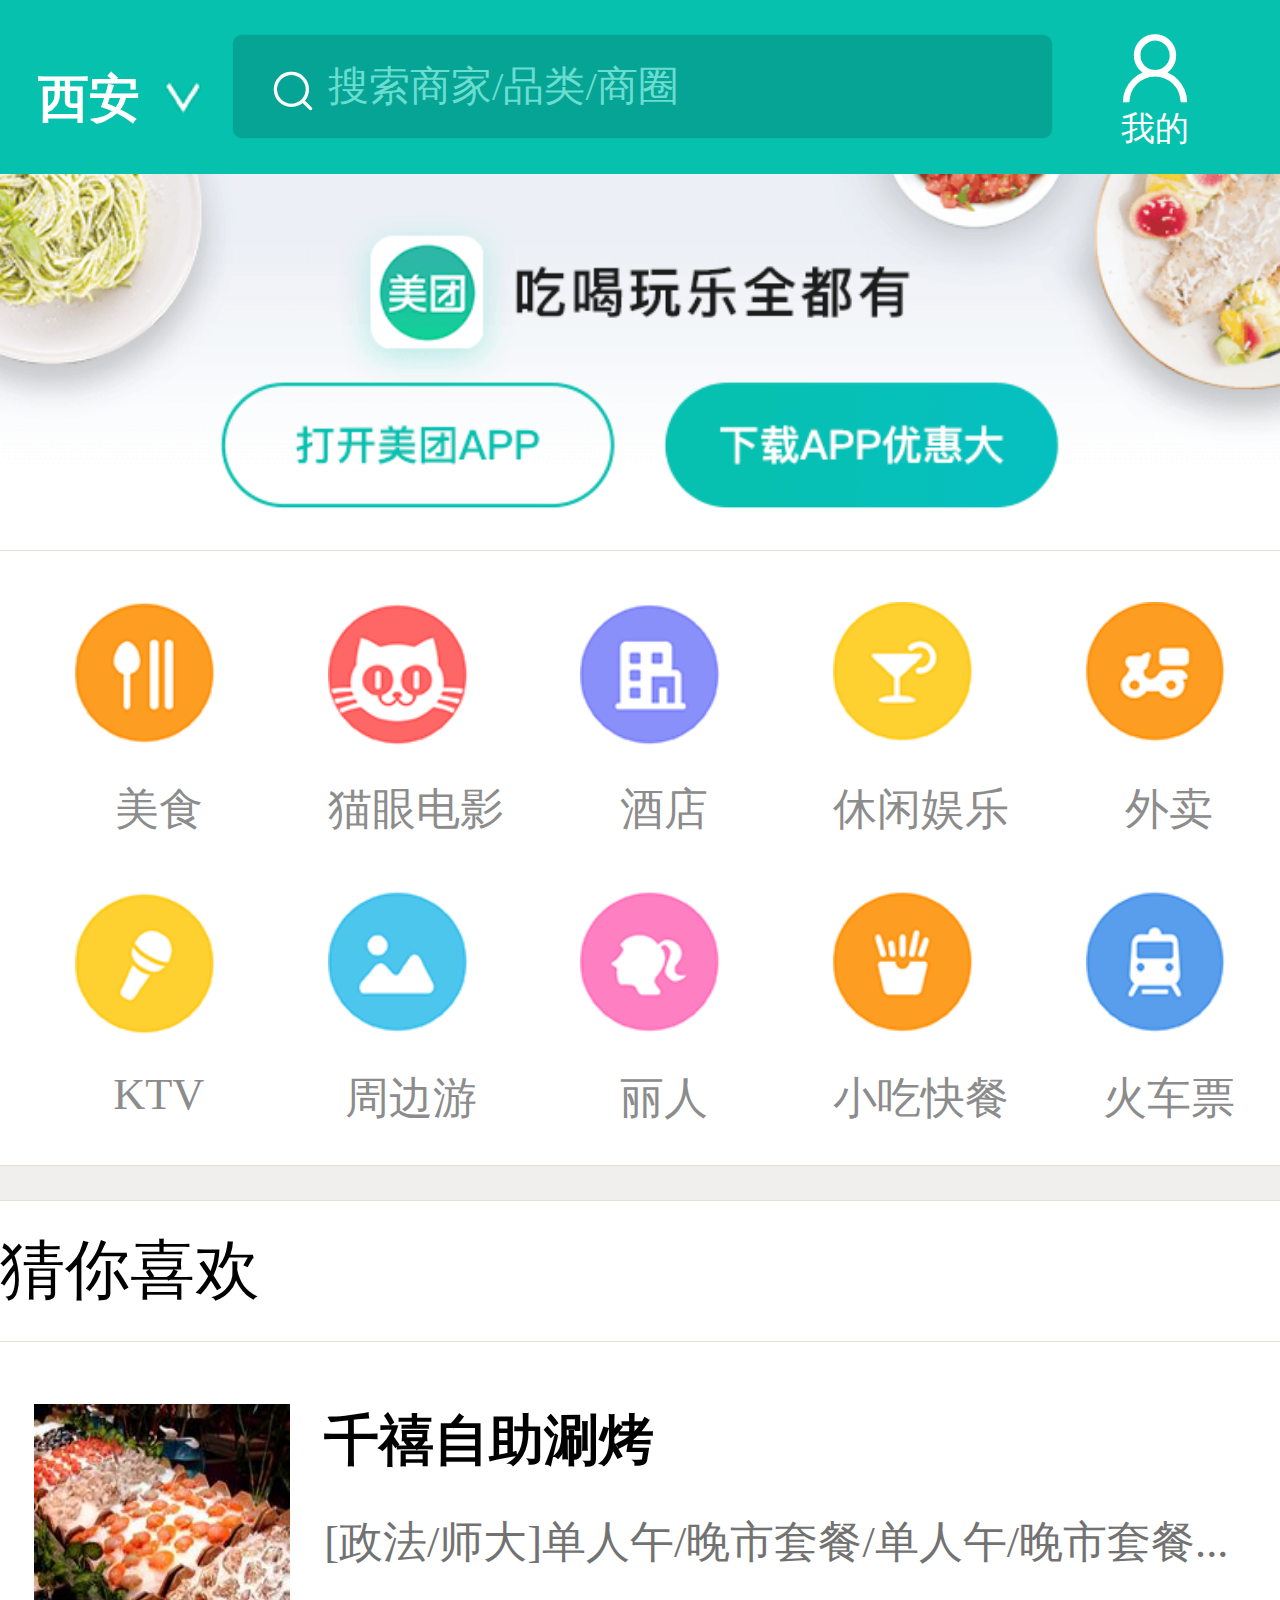
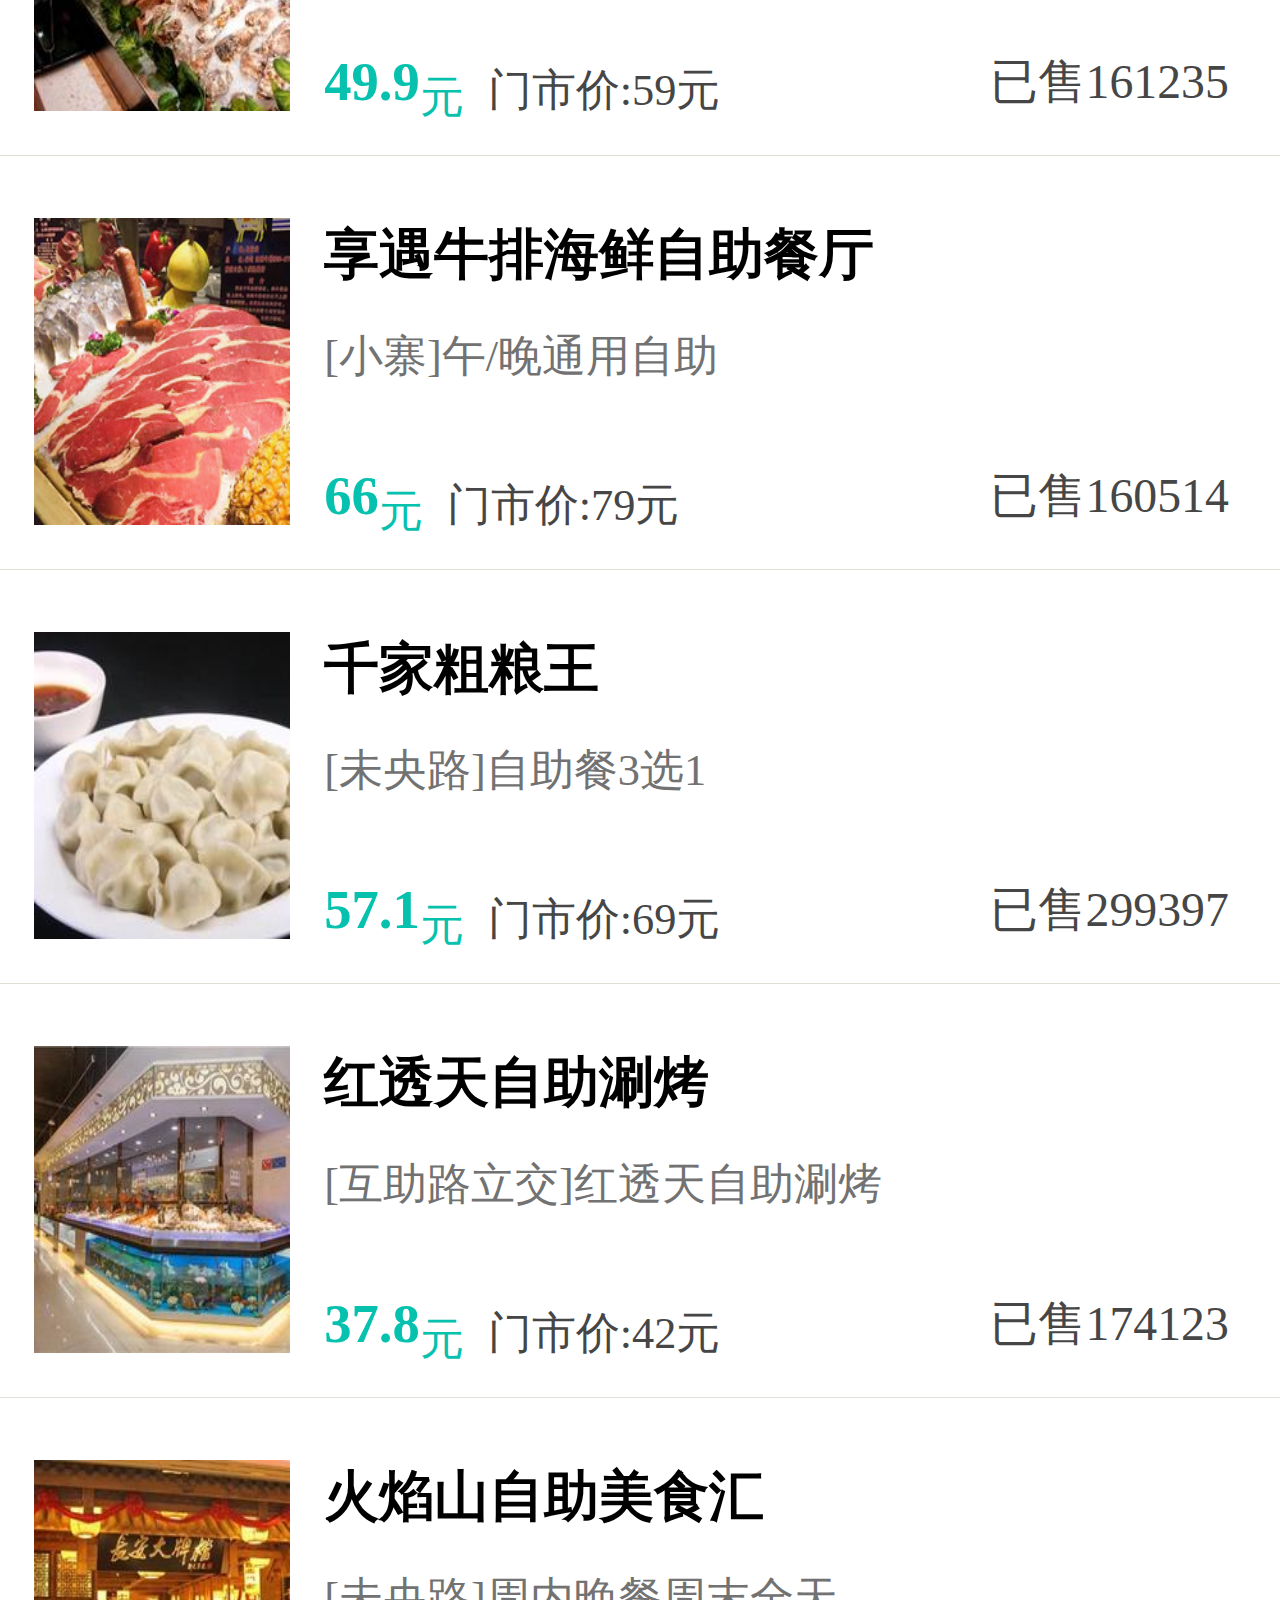
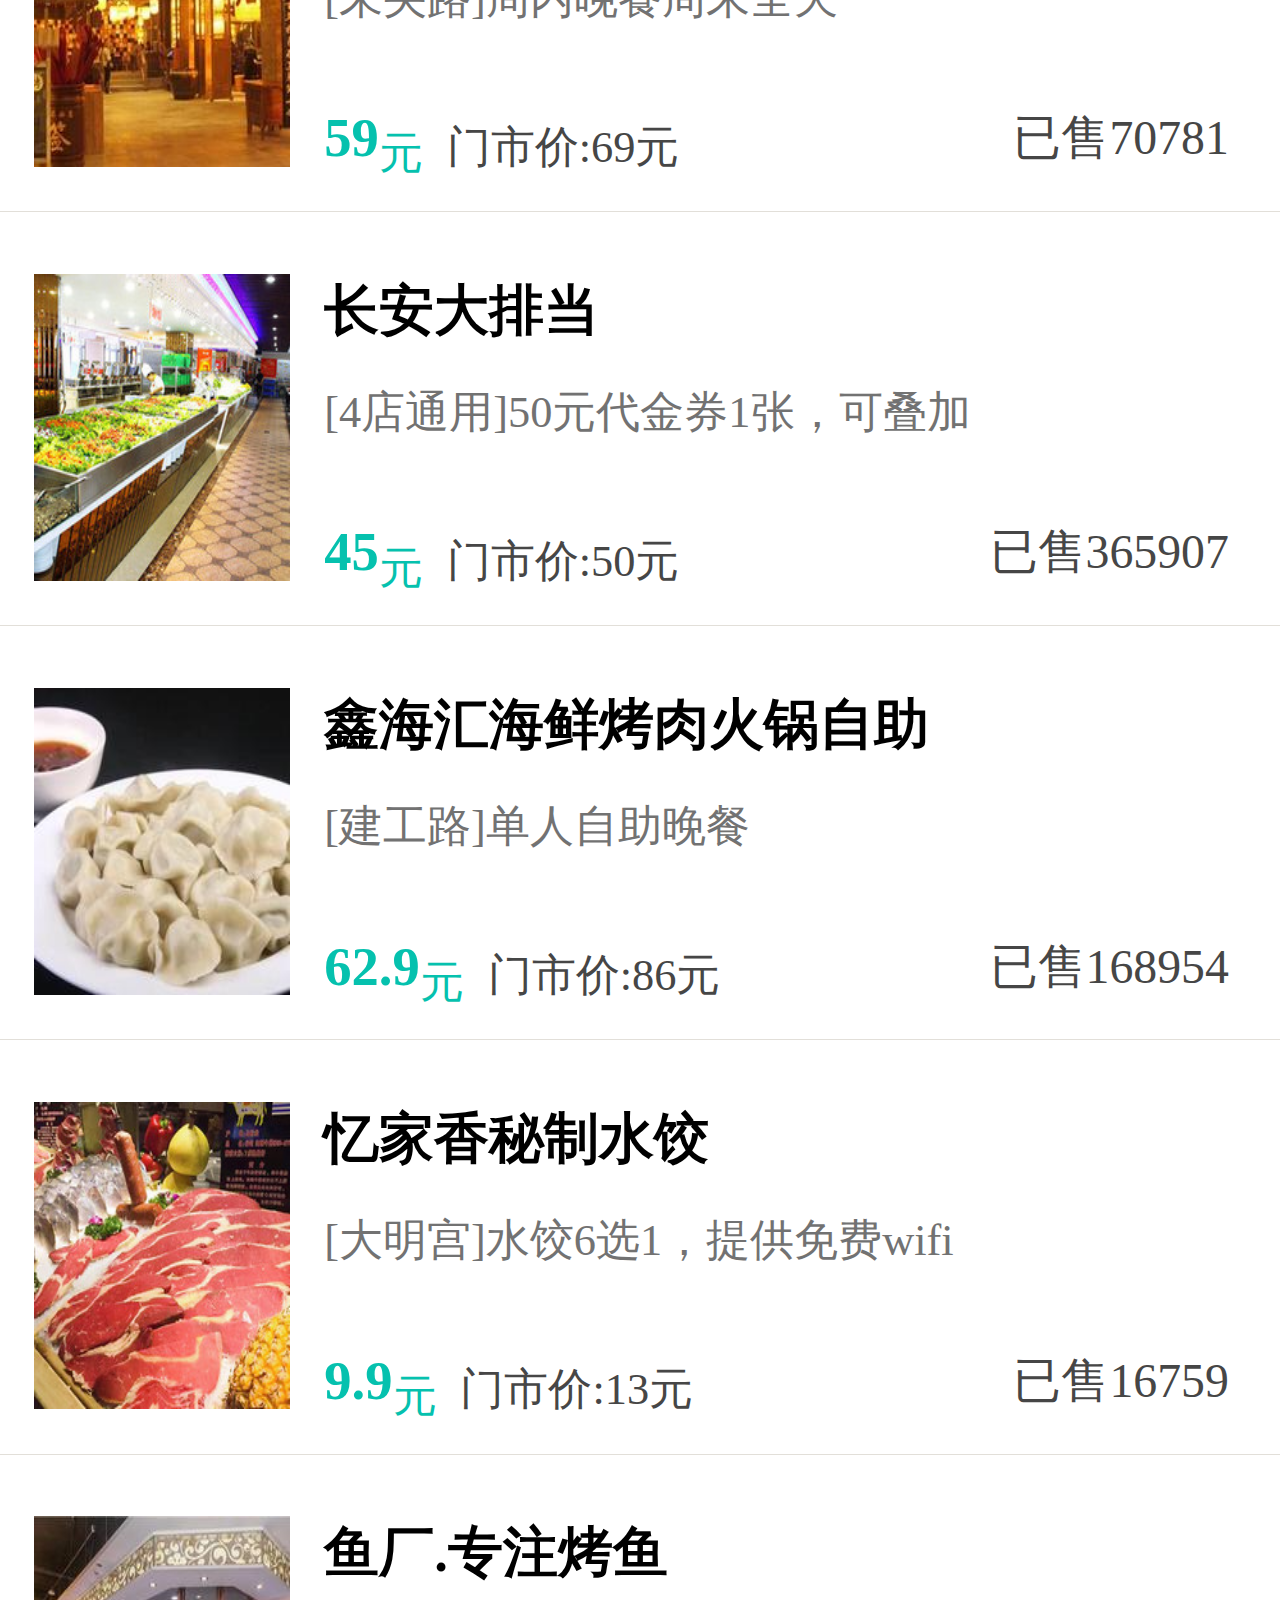
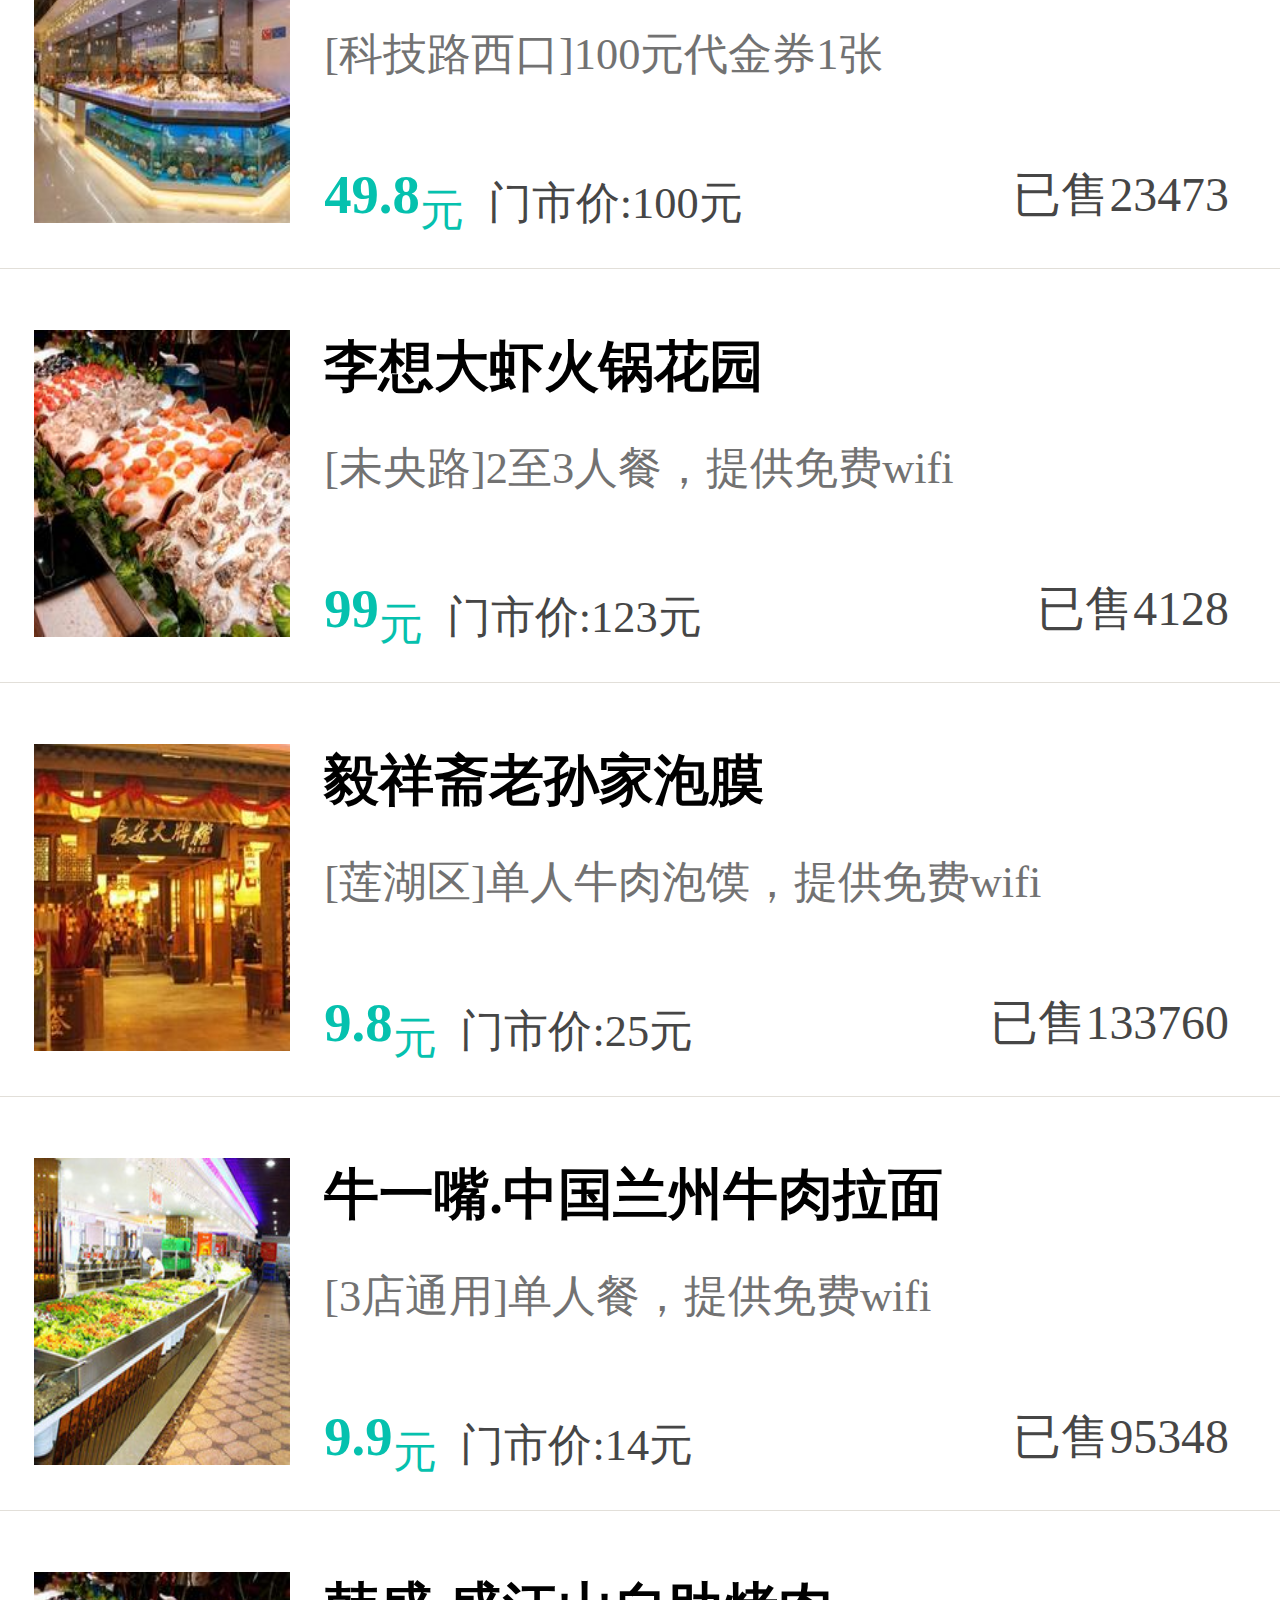
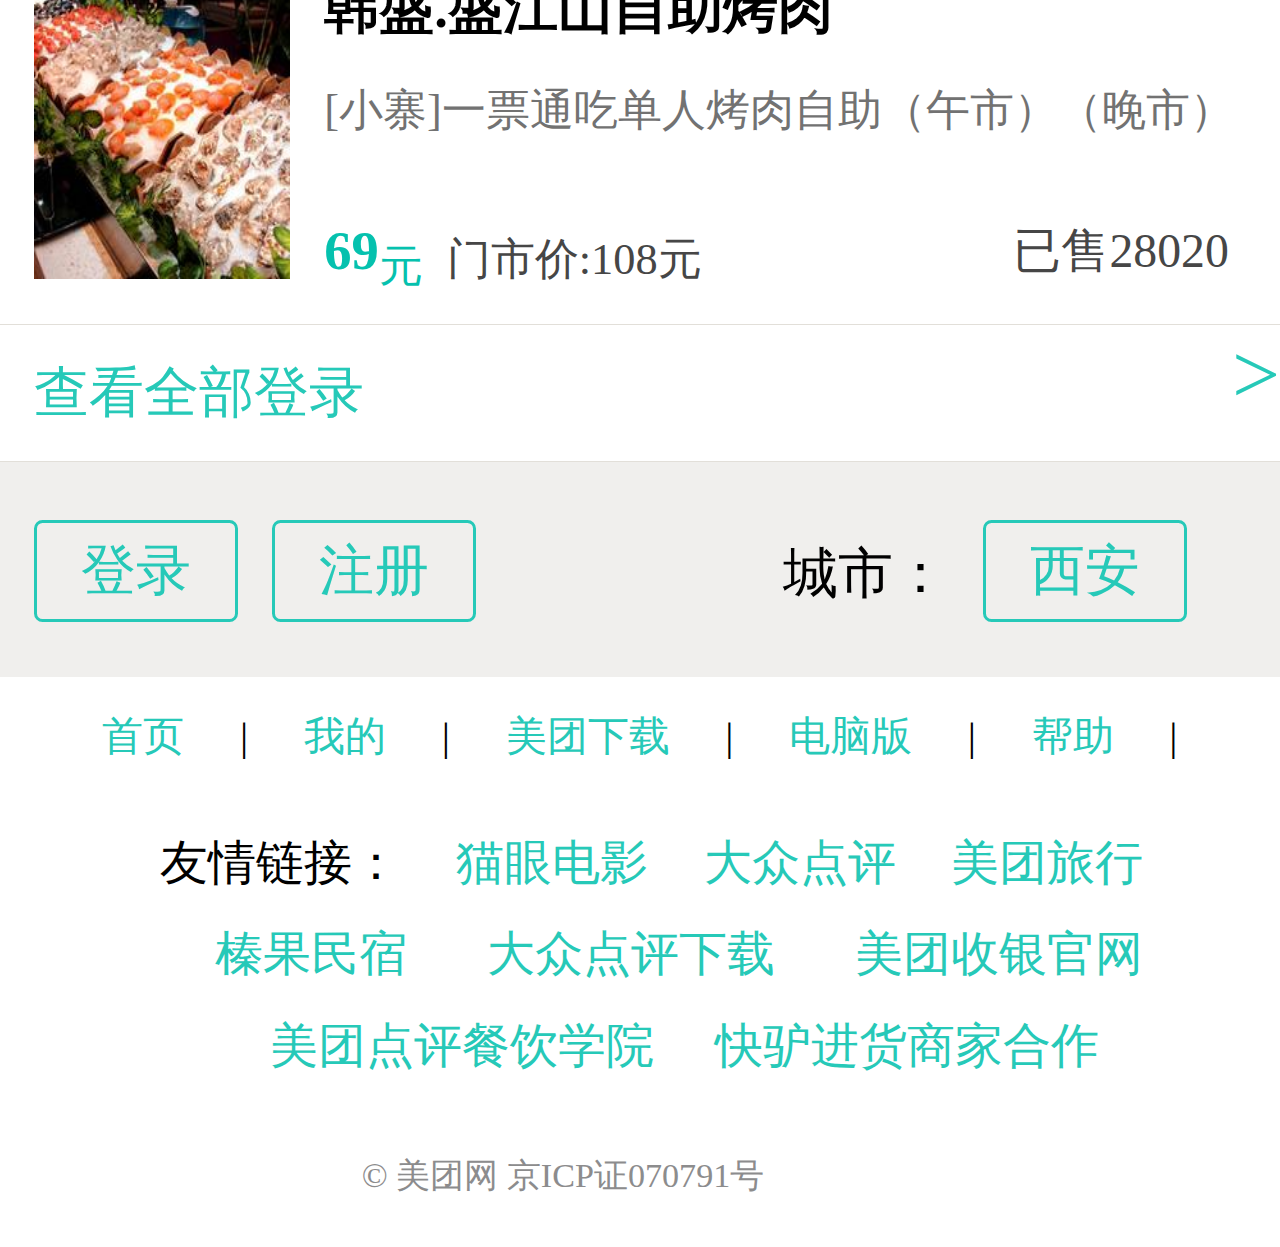
<file: index.html>
<!DOCTYPE html>
<html lang="en">

<head>
    <meta charset="UTF-8">
    <title>美团首页</title>
    <link rel="stylesheet" type="text/css" href="css/index.css">
    <link rel="stylesheet" type="text/css" href="css/iconfont.css">
</head>

<body>
    <!--header-->
    <div class="header">
        <div class="header_s">
            <h4>西安</h4>
            <img src="images/jiantou.png" alt="">
            <div class="ptk">
                <i class="iconfont icon-suosuo"></i>
                搜索商家/品类/商圈
            </div>
            <div class="me">
                <i class="iconfont icon-wo-de-zi-liao"></i>
                我的
            </div>
        </div>
    </div>

    <!-- nav -->
    <div class="nav">
        <img src="images/open.png" alt="">
    </div>

    <!-- 小图片 -->
    <div class="section">
        <div class="section_s">
            <div class="bigbox">
                    <div class="meishi">
                        <a href="#"><img src="images/meishi.png" alt=""></a>
                        <span>美食</span>
                    </div>
                    <div class="meishi">
                        <a href="#"><img src="images/maoyandianying.png" alt=""></a>
                        <span>猫眼电影</span>
                    </div>
                    <div class="meishi">
                        <a href="#"><img src="images/jiudian.png" alt=""></a>
                        <span>酒店</span>
                    </div>
                    <div class="meishi">
                        <a href="#"><img src="images/yule.png" alt=""></a>
                        <span>休闲娱乐</span>
                    </div>
                    <div class="meishi">
                        <a href="#"><img src="images/waimai.png" alt=""></a>
                        <span>外卖</span>
                    </div>
                    <div class="meishi">
                        <a href="#"><img src="images/meishi.png" alt=""></a>
                        <span>生活服务</span>
                    </div>
                    <div class="meishi">
                        <a href="#"><img src="images/maoyandianying.png" alt=""></a>
                        <span>今日新单</span>
                    </div>
                    <div class="meishi">
                        <a href="#"><img src="images/jiudian.png" alt=""></a>
                        <span>足疗按摩</span>
                    </div>
                    <div class="meishi">
                        <a href="#"><img src="images/yule.png" alt=""></a>
                        <span>甜点饮品</span>
                    </div>
                    <div class="meishi">
                        <a href="#"><img src="images/waimai.png" alt=""></a>
                        <span>母婴亲子</span>
                    </div>
                    <div class="meishi">
                        <a href="#"><img src="images/ktv.png" alt=""></a>
                        <span>KTV</span>
                    </div>
                    <div class="meishi">
                        <a href="#"><img src="images/zhoubianyou.png" alt=""></a>
                        <span>周边游</span>
                    </div>
                    <div class="meishi">
                        <a href="#"><img src="images/liren.png" alt=""></a>
                        <span>丽人</span>
                    </div>
                    <div class="meishi">
                        <a href="#"><img src="images/kuaican.png" alt=""></a>
                        <span>小吃快餐</span>
                    </div>
                    <div class="meishi">
                        <a href="#"><img src="images/huoche.png" alt=""></a>
                        <span>火车票</span>
                    </div>
                    
                    <div class="meishi">
                        <a href="#"><img src="images/ktv.png" alt=""></a>
                        <span>学习培训</span>
                    </div>
                    <div class="meishi">
                        <a href="#"><img src="images/zhoubianyou.png" alt=""></a>
                        <span>结婚</span>
                    </div>
                    <div class="meishi">
                        <a href="#"><img src="images/liren.png" alt=""></a>
                        <span>家装</span>
                    </div>
                    <div class="meishi">
                        <a href="#"><img src="images/kuaican.png" alt=""></a>
                        <span>代金券</span>
                    </div>
                    <div class="meishi">
                        <a href="#"><img src="images/huoche.png" alt=""></a>
                        <span>全部分类</span>
                    </div>
            </div>
        </div>
    </div>


    <!-- kong -->
    <div class="kong">

    </div>

    <!-- like -->
    <div class="like">
        <h3>猜你喜欢</h3>
    </div>

    <!-- foods -->
    <div class="foods">
        <div class="all">
            <img src="images/mei1.jpg@118_0_472_472a_267h_267w_2e_90Q" alt="">
            <div class="right">
                <a href="#"><h4>千禧自助涮烤</h4></a>
                <p>[政法/师大]单人午/晚市套餐/单人午/晚市套餐...</p>
                <div class="bottom">
                    <h3>49.9</h3><span class="s_one">元</span>
                    <span class="s_two">门市价:59元</span>
                    <span class="s_three">已售161235</span>
                </div>
            </div>
        </div>

        <div class="all">
            <img src="images/mei2.jpg@920_0_4009_4009a_267h_267w_2e_90Q" alt="">
            <div class="right">
                <a href="#"><h4>享遇牛排海鲜自助餐厅</h4></a>
                <p>[小寨]午/晚通用自助</p>
                <div class="bottom">
                    <h3>66 </h3><span class="s_one">元</span>
                    <span class="s_two">门市价:79元</span>
                    <span class="s_three">已售160514</span>
                </div>
            </div>
        </div>

        <div class="all">
            <img src="images/mei3.jpg@116_0_470_470a_267h_267w_2e_90Q" alt="">
            <div class="right">
                <a href="#"><h4>千家粗粮王</h4></a>
                <p>[未央路]自助餐3选1</p>
                <div class="bottom">
                    <h3>57.1</h3><span class="s_one">元</span>
                    <span class="s_two">门市价:69元</span>
                    <span class="s_three">已售299397</span>
                </div>
            </div>
        </div>

        <div class="all">
            <img src="images/mei4.jpg@120_0_400_400a_267h_267w_2e_100Q" alt="">
            <div class="right"> 
                <a href="#"><h4>红透天自助涮烤</h4></a>
                <p>[互助路立交]红透天自助涮烤</p>
                <div class="bottom">
                    <h3>37.8</h3><span class="s_one">元</span>
                    <span class="s_two">门市价:42元</span>
                    <span class="s_three">已售174123</span>
                </div>
            </div>
        </div>

        <div class="all">
            <img src="images/mei5.jpg@120_0_400_400a_267h_267w_2e_100q" alt="">
            <div class="right">
                <a href="#"><h4>火焰山自助美食汇</h4></a>
                <p>[未央路]周内晚餐周末全天</p>
                <div class="bottom">
                    <h3>59 </h3><span class="s_one">元</span>
                    <span class="s_two">门市价:69元</span>
                    <span class="s_three">已售70781</span>
                </div>
            </div>
        </div>

        <div class="all">
            <img src="images/mei6.jpg" alt="">
            <div class="right">
                <a href="#"><h4>长安大排当</h4></a>
                <p>[4店通用]50元代金券1张，可叠加</p>
                <div class="bottom">
                    <h3>45 </h3><span class="s_one">元</span>
                    <span class="s_two">门市价:50元</span>
                    <span class="s_three">已售365907</span>
                </div>
            </div>
        </div>

        <div class="all">
            <img src="images/mei3.jpg@116_0_470_470a_267h_267w_2e_90Q" alt="">
            <div class="right">
                <a href="#"><h4>鑫海汇海鲜烤肉火锅自助</h4></a>
                <p>[建工路]单人自助晚餐</p>
                <div class="bottom">
                    <h3>62.9</h3><span class="s_one">元</span>
                    <span class="s_two">门市价:86元</span>
                    <span class="s_three">已售168954</span>
                </div>
            </div>
        </div>

        <div class="all">
            <img src="images/mei2.jpg@920_0_4009_4009a_267h_267w_2e_90Q" alt="">
            <div class="right">
                <a href="#"><h4>忆家香秘制水饺</h4></a>
                <p>[大明宫]水饺6选1，提供免费wifi</p>
                <div class="bottom">
                    <h3>9.9</h3><span class="s_one">元</span>
                    <span class="s_two">门市价:13元</span>
                    <span class="s_three">已售16759</span>
                </div>
            </div>
        </div>

        <div class="all">
            <img src="images/mei4.jpg@120_0_400_400a_267h_267w_2e_100Q" alt="">
            <div class="right">
                <a href="#"><h4>鱼厂.专注烤鱼</h4></a>
                <p>[科技路西口]100元代金券1张</p>
                <div class="bottom">
                    <h3>49.8</h3><span class="s_one">元</span>
                    <span class="s_two">门市价:100元</span>
                    <span class="s_three">已售23473</span>
                </div>
            </div>
        </div>

        <div class="all">
            <img src="images/mei1.jpg@118_0_472_472a_267h_267w_2e_90Q" alt="">
            <div class="right">
                <a href="#"><h4>李想大虾火锅花园</h4></a>
                <p>[未央路]2至3人餐，提供免费wifi</p>
                <div class="bottom">
                    <h3>99</h3><span class="s_one">元</span>
                    <span class="s_two">门市价:123元</span>
                    <span class="s_three">已售4128</span>
                </div>
            </div>
        </div>

        <div class="all">
            <img src="images/mei5.jpg@120_0_400_400a_267h_267w_2e_100q" alt="">
            <div class="right">
                <a href="#"><h4>毅祥斋老孙家泡膜</h4></a>
                <p>[莲湖区]单人牛肉泡馍，提供免费wifi</p>
                <div class="bottom">
                    <h3>9.8</h3><span class="s_one">元</span>
                    <span class="s_two">门市价:25元</span>
                    <span class="s_three">已售133760</span>
                </div>
            </div>
        </div>

        <div class="all">
            <img src="images/mei6.jpg" alt="">
            <div class="right">
                <a href="#"><h4>牛一嘴.中国兰州牛肉拉面</h4></a>
                <p>[3店通用]单人餐，提供免费wifi</p>
                <div class="bottom">
                    <h3>9.9</h3><span class="s_one">元</span>
                    <span class="s_two">门市价:14元</span>
                    <span class="s_three">已售95348</span>                </div>
            </div>
        </div>

        <div class="all">
            <img src="images/mei1.jpg@118_0_472_472a_267h_267w_2e_90Q" alt="">
            <div class="right">
                <a href="#"><h4>韩盛.盛江山自助烤肉</h4></a>
                <p>[小寨]一票通吃单人烤肉自助（午市）（晚市）</p>
                <div class="bottom">
                    <h3>69</h3><span class="s_one">元</span>
                    <span class="s_two">门市价:108元</span>
                    <span class="s_three">已售28020</span>
                </div>
            </div>
        </div>
    </div>

<!-- look -->
<div class="look">
    <h3>查看全部登录</h3>
    <a href="#">></a>
</div>

<!-- city -->
<div class="city">
    <a href="#" class="a_one">
        登录
    </a>
    <a href="#" class="a_two">
        注册
    </a>
    <span class="s_four">
        城市：
    </span>
    <a href="#" class="a_three">
        西安
    </a>
</div>

<!-- help -->
<div class="help">
    <div class="help_s">
        <a href="#">首页</a><span>|</span>
        <a href="#">我的</a><span>|</span>
        <a href="#">美团下载</a><span>|</span>
        <a href="#">电脑版</a><span>|</span>
        <a href="#">帮助</a><span>|</span>
    </div>
</div>

<!-- lianjie -->
<div class="lianjie">
    <div class="lianjie_s">
        <h4>友情链接：</h4>
        <a href="#">猫眼电影</a>
        <a href="#">大众点评</a>
        <a href="#">美团旅行</a>
    </div>
    <div class="minsu">
        <a href="#">榛果民宿</a>
        <a href="#">大众点评下载</a>
        <a href="#">美团收银官网</a>
    </div>
    <div class="diancan">
        <a href="#">美团点评餐饮学院</a>
        <a href="#">快驴进货商家合作</a>
    </div>
</div>

<!-- footer -->
<div class="footer">
    <div class="footer_s">
        <span>&copy  美团网   京ICP证070791号</span>
        
    </div>
</div>


</body>

</html>
</file>
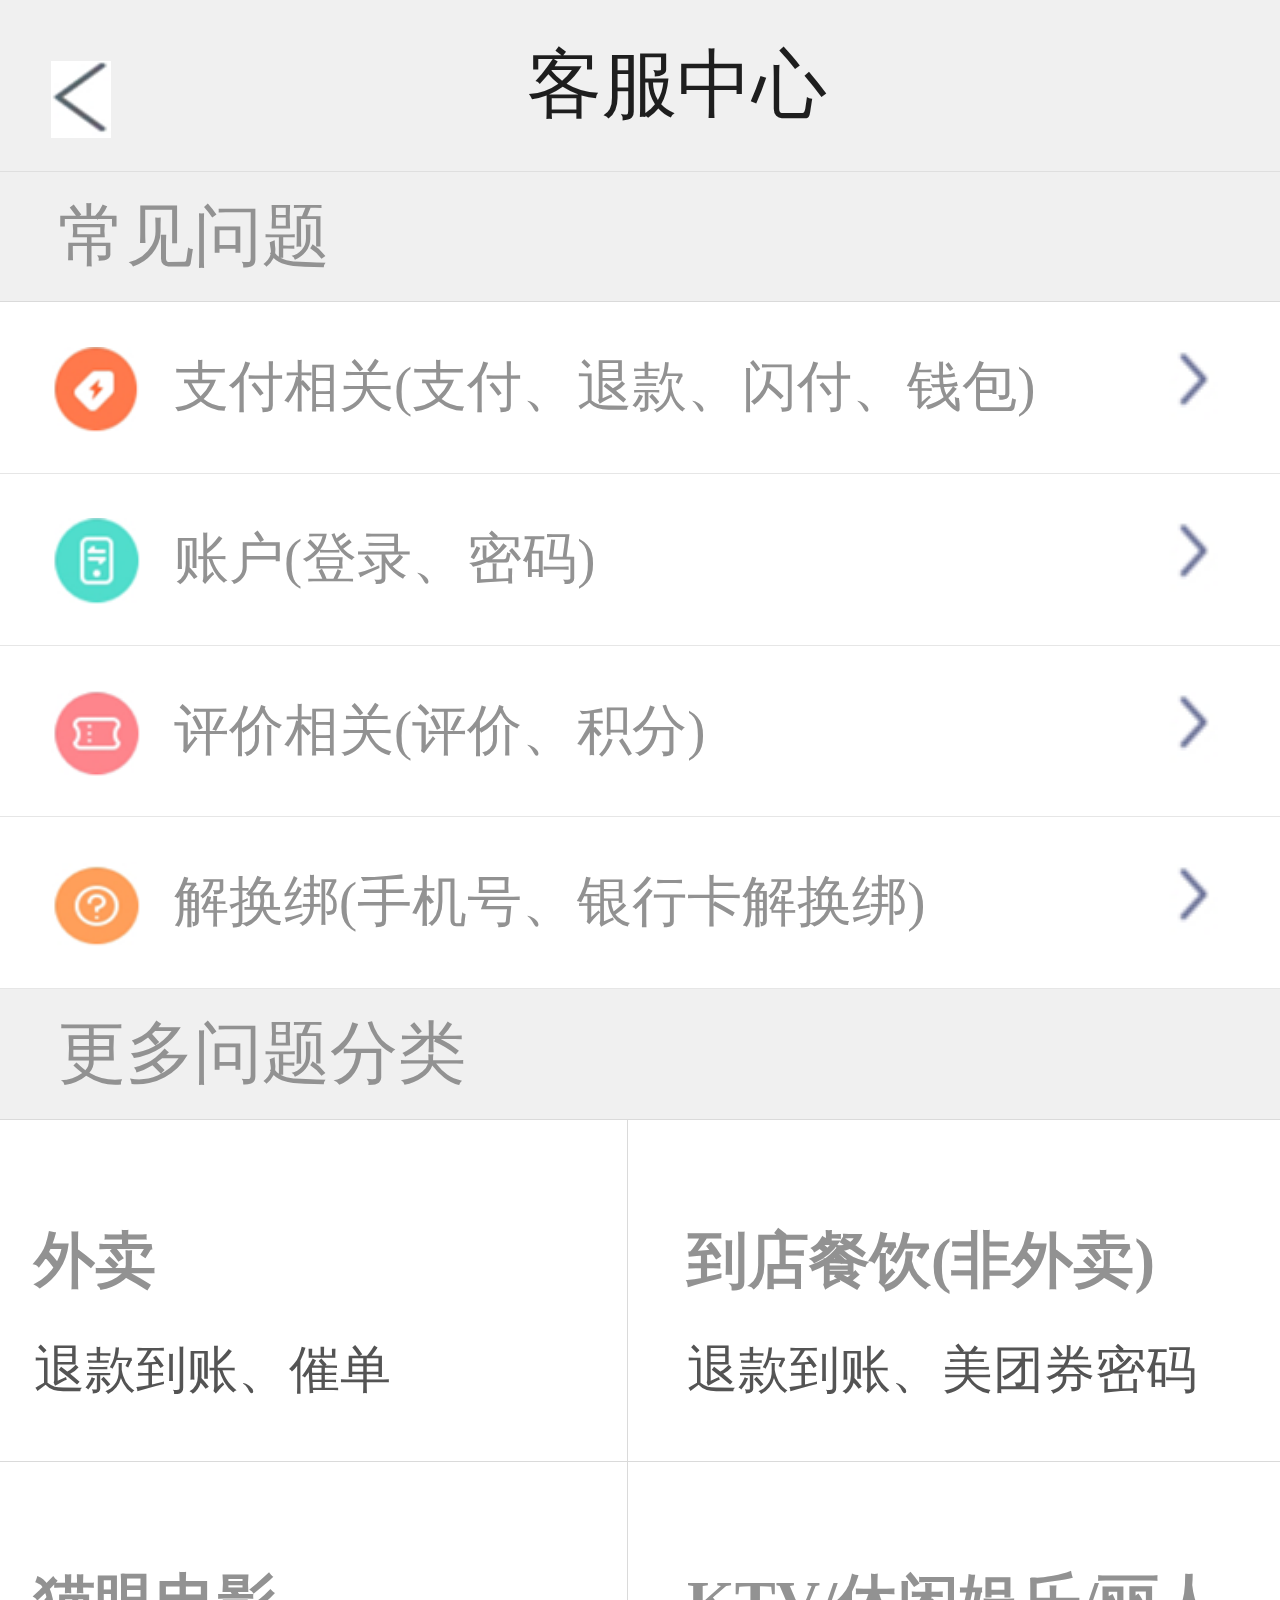
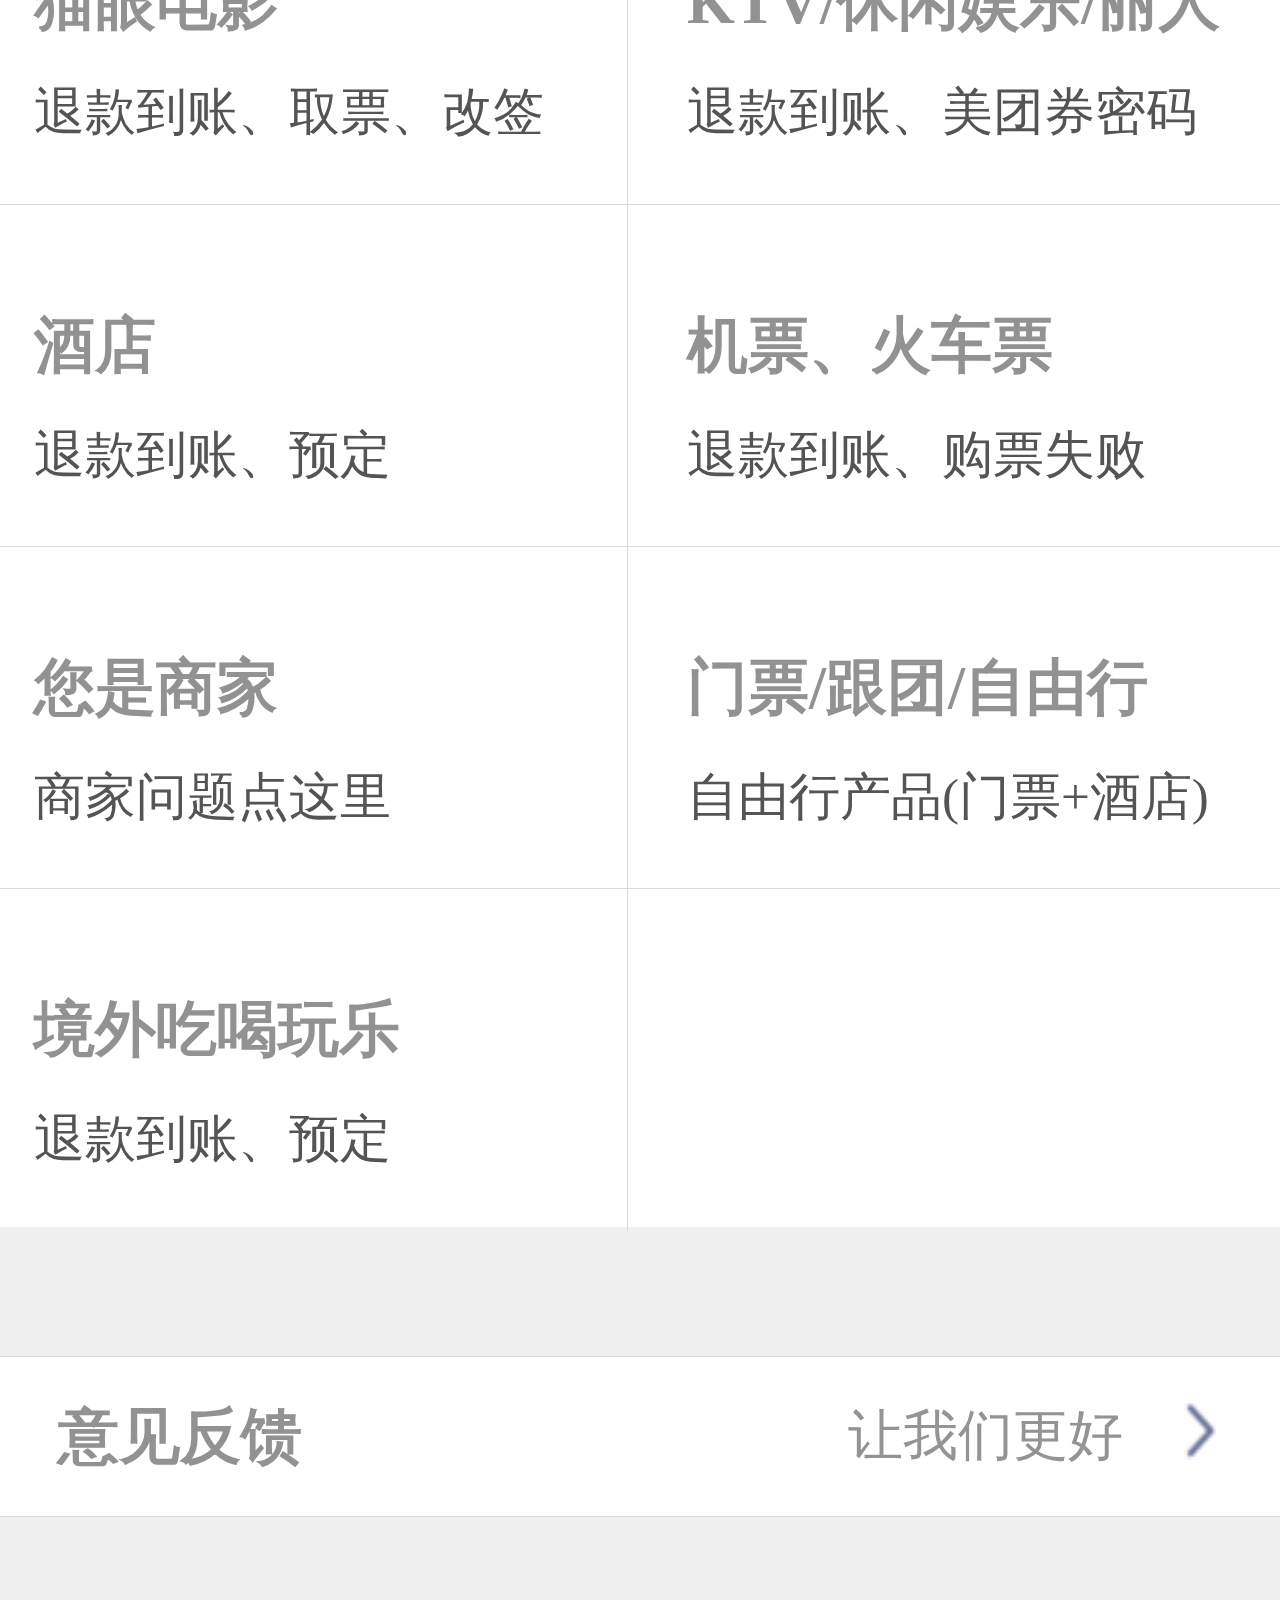
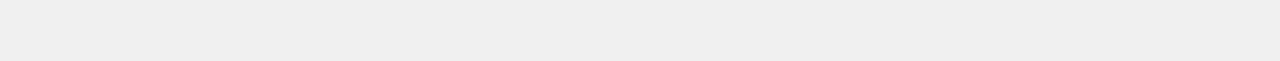
<file: custom.html>
<!DOCTYPE html>
<html lang="en">
<head>
    <meta charset="UTF-8">
    <meta name="viewport" content="width=device-width, initial-scale=1.0">
    <meta http-equiv="X-UA-Compatible" content="ie=edge">
    <title>客服中心</title>
    <link rel="stylesheet" type="text/css" href="css/custom.css">
    <link rel="stylesheet" type="text/css" href="css/iconfont.css">
</head>
<body>
<!-- header -->
<div class="header">
    <a href="javascript:;"><img class="i_one " src="images/bai.png" alt=""></a>
    <span>客服中心</span>
</div>
    
<!-- question -->
<div class="question">
    <p>常见问题</p>
</div>

<!-- pay -->
<div class="pay">
    <img src="images/pay.png" alt="">
    <span>支付相关(支付、退款、闪付、钱包)</span>
    <a href="javascript:;"><img class="i_two" src="images/quan.png" alt=""></a>
</div>
<div class="pay">
    <img src="images/zhanghu.png" alt="">
    <span>账户(登录、密码)</span>
    <a href="javascript:;"><img class="i_two" src="images/quan.png" alt=""></a>
</div>
<div class="pay">
    <img src="images/xiangguan.png" alt="">
    <span>评价相关(评价、积分)</span>
    <a href="javascript:;"><img class="i_two" src="images/quan.png" alt=""></a>
</div>
<div class="pay">
    <img src="images/jiebang.png" alt="">
    <span>解换绑(手机号、银行卡解换绑)</span>
    <a href="javascript:;"><img class="i_two" src="images/quan.png" alt=""></a>
</div>

<!-- question -->
<div class="question">
    <p>更多问题分类</p>
</div>

<!-- bigbox -->
<div class="bigbox">
    <div class="box">
        <div class="left">
            <a href="javascript;:">
                <h2>外卖</h2>
            </a>
            <a href="javascript:;">
                <p>退款到账、催单</p>
            </a>
        </div>
        <div class="right"> 
            <a href="javascript:;">
                <h2>到店餐饮(非外卖)</h2>
            </a>
            <a href="javascript:;">
                <p>退款到账、美团券密码</p>
            </a>
        </div>
    </div>
        <div class="box">
            <div class="left">
                <a href="javascript;:">
                    <h2>猫眼电影</h2>
                </a>
                <a href="javascript:;">
                    <p>退款到账、取票、改签</p>
                </a>
            </div>
            <div class="right">
                <a href="javascript:;">
                    <h2>KTV/休闲娱乐/丽人</h2>
                </a>
                <a href="javascript:;">
                    <p>退款到账、美团券密码</p>
                </a>
            </div>
        </div>
        <div class="box">
            <div class="left">
                <a href="javascript;:">
                    <h2>酒店</h2>
                </a>
                <a href="javascript:;">
                    <p>退款到账、预定</p>
                </a>
            </div>
            <div class="right">
                <a href="javascript:;">
                    <h2>机票、火车票</h2>
                </a>
                <a href="javascript:;">
                    <p>退款到账、购票失败</p>
                </a>
            </div>
        </div>
        <div class="box">
            <div class="left">
                <a href="javascript;:">
                    <h2>您是商家</h2>
                </a>
                <a href="javascript:;">
                    <p>商家问题点这里</p>
                </a>
            </div>
            <div class="right">
                <a href="javascript:;">
                    <h2>门票/跟团/自由行</h2>
                </a>
                <a href="javascript:;">
                    <p>自由行产品(门票+酒店)</p>
                </a>
            </div>
        </div>
        <div class="box">
            <div class="left">
                <a href="javascript;:">
                    <h2>境外吃喝玩乐</h2>
                </a>
                <a href="javascript:;">
                    <p>退款到账、预定</p>
                </a>
            </div>
            <div class="right">
            </div>
        </div>
</div>
</div>


<!-- question -->
<div class="question">
    <p></p>
</div>

<!-- 意见反馈 -->
<div class="yijian">
    <h2>意见反馈</h2>
    <span>让我们更好</span>
    <a href="javascript:;"><img src="images/quan.png" alt=""></a>
</div>


<!-- footer -->
<div class="footer">
    
</div>








</body>
</html>
</file>
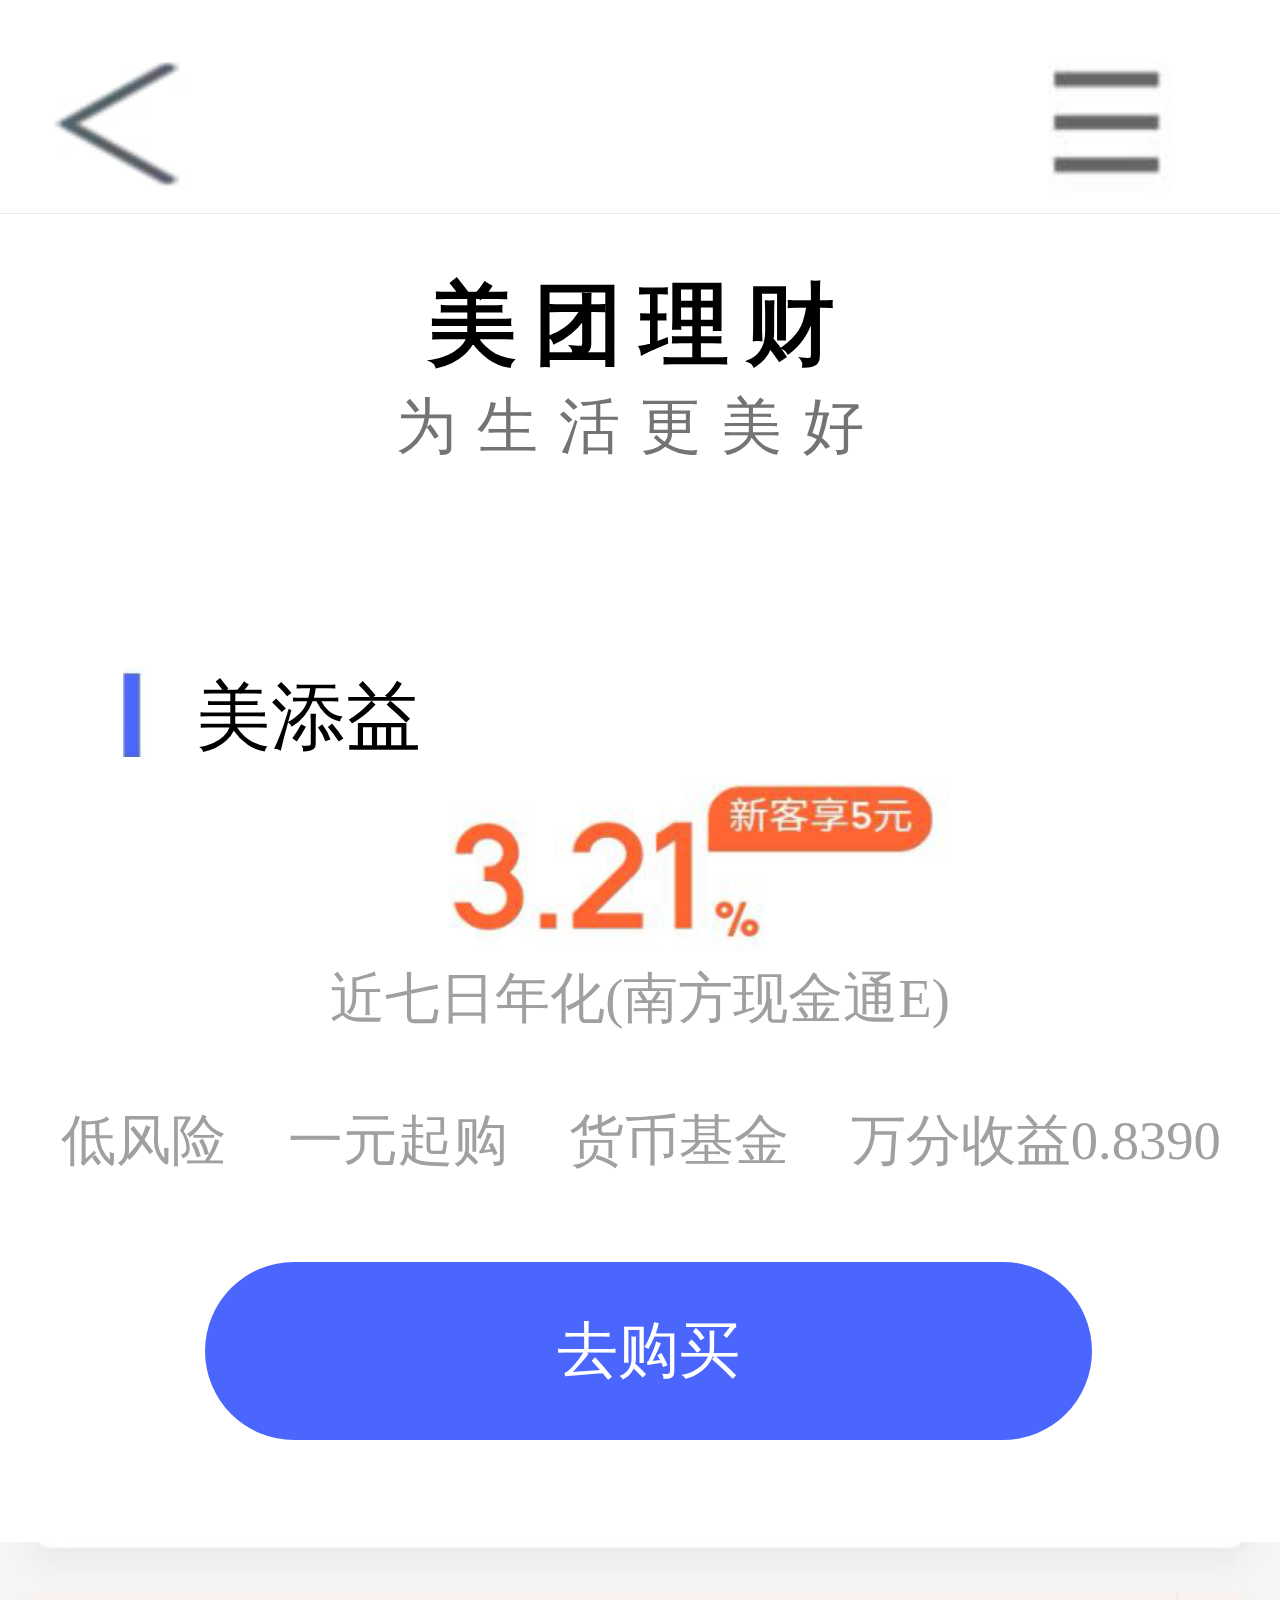
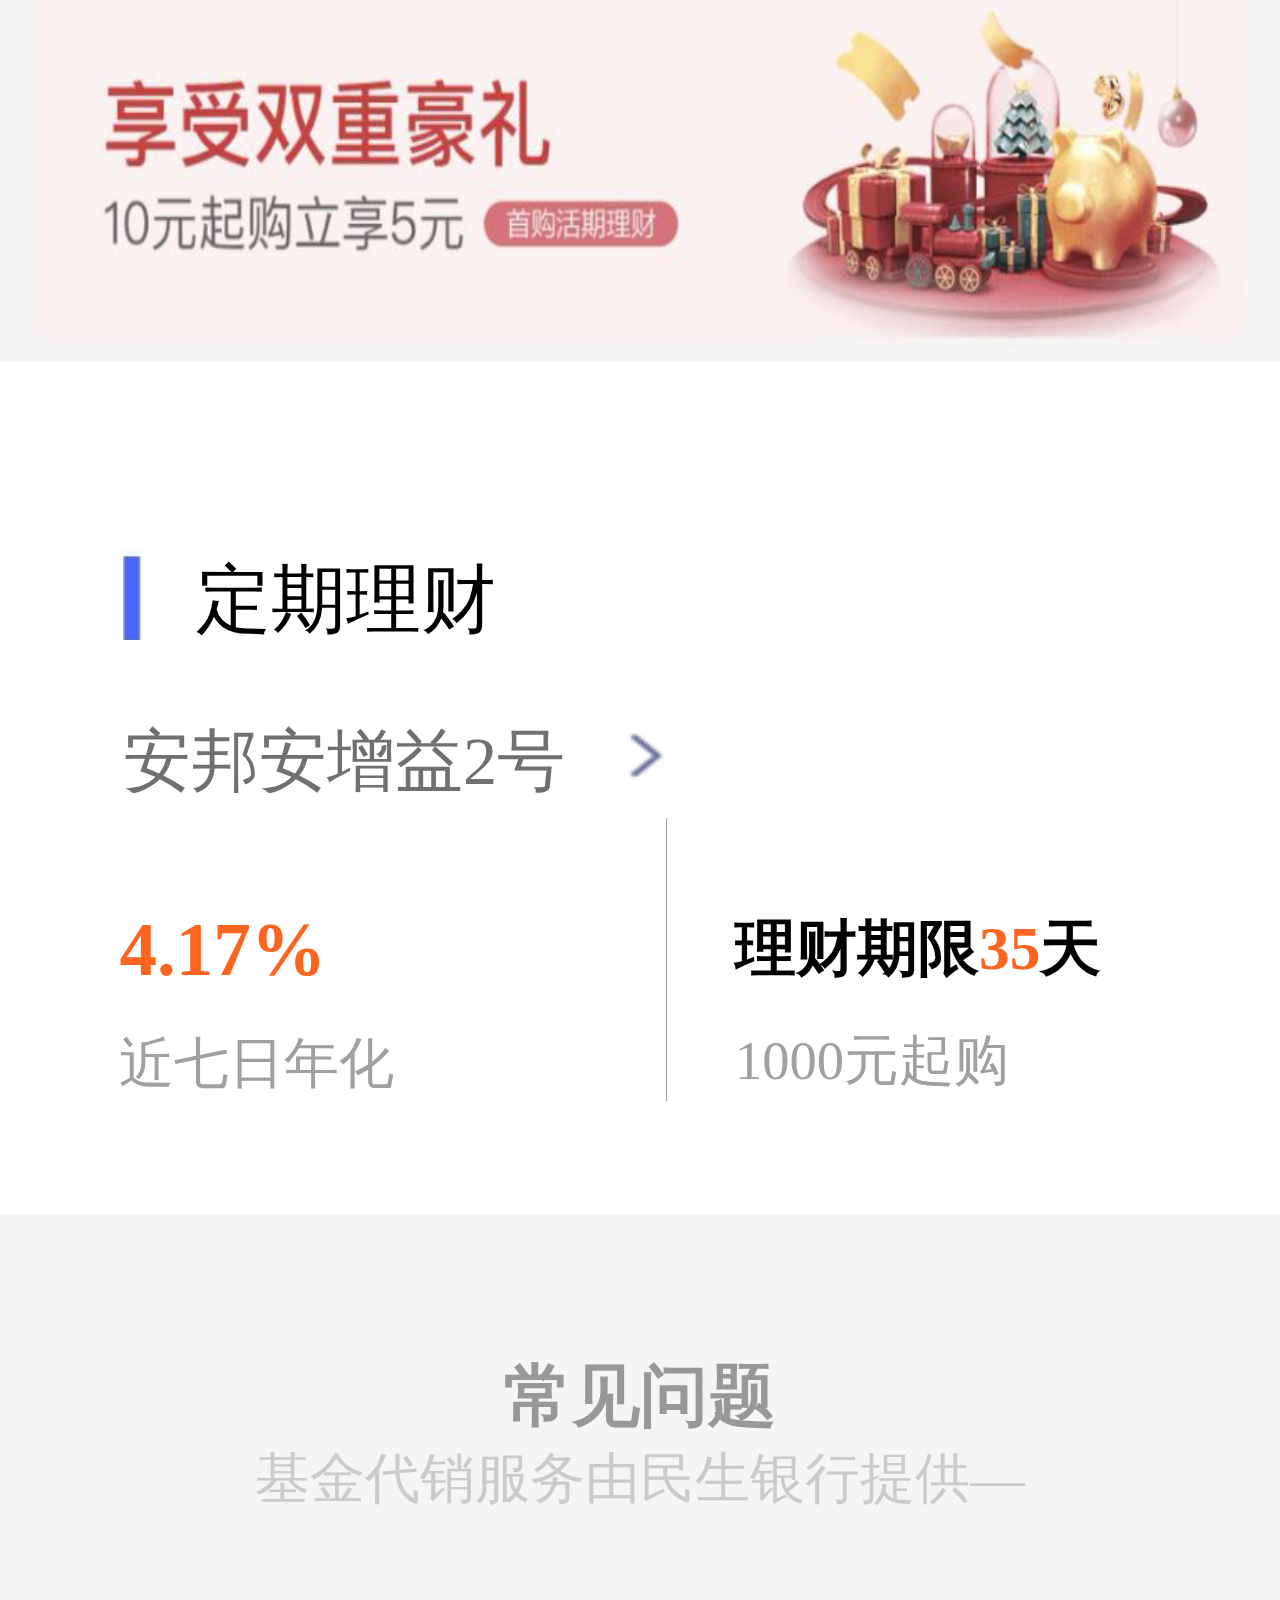
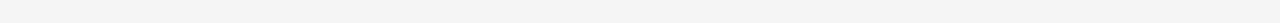
<file: financing.html>
<!DOCTYPE html>
<html lang="en">
<head>
    <meta charset="UTF-8">
    <meta name="viewport" content="width=device-width, initial-scale=1.0">
    <meta http-equiv="X-UA-Compatible" content="ie=edge">
    <title>理财产品</title>
    <link rel="stylesheet" type="text/css" href="css/financing.css">
    <link rel="stylesheet" type="text/css" href="css/iconfont.css">
</head>
<body>
<!-- header -->
<div class="header">
    <a href="javascript:;"><img src="images/bai.png" alt=""></a>
    <a href="javascript:;"><img src="images/san.png" alt=""></a>
</div>
    
<!-- nav -->
<div class="nav">
    <h2>美团理财</h2>
    <p>为生活更美好</p>
</div>

<!-- tianyi -->
<div class="tianyi">
    <img src="images/lan.png" alt=""><span>美添益</span>
</div>

<!-- customer -->
<div class="customer">
    <img src="images/xinke.png" alt="">
</div>

<!-- font -->
<div class="font">
    <p>近七日年化(南方现金通E)</p>
</div>

<!-- zi -->
<div class="zi">
    <span>低风险</span>
    <span>一元起购</span>
    <span>货币基金</span>
    <span>万分收益0.8390</span>
</div>

<!-- kuang -->
<div class="kuang">
    <a href="javascript:;">去购买</a>
</div>

<!-- photo -->
<div class="photo">
    <a href="javascript:;"><img src="images/photo.png" alt=""></a>
</div>


<!-- tianyi -->
<div class="tianyi">
    <img src="images/lan.png" alt=""><span>定期理财</span>
</div>

<!-- zengyi -->
<div class="zengyi">
    <span>安邦安增益2号</span><img src="images/quan.png" alt="">
</div>

<!-- shouyi -->
<div class="shouyi">
    <div class="left">
        <h2>4.17%</h2>
        <p>近七日年化</p>
    </div>
    <div class="right">
        <h2>理财期限<span>35</span>天</h2>
        <p>1000元起购&nbsp;&nbsp;</p>
    </div>
</div>

<!-- footer -->
<div class="footer">
    <h4>常见问题</h4>
    <p>基金代销服务由民生银行提供—</p>
</div>















</body>
</html>
</file>
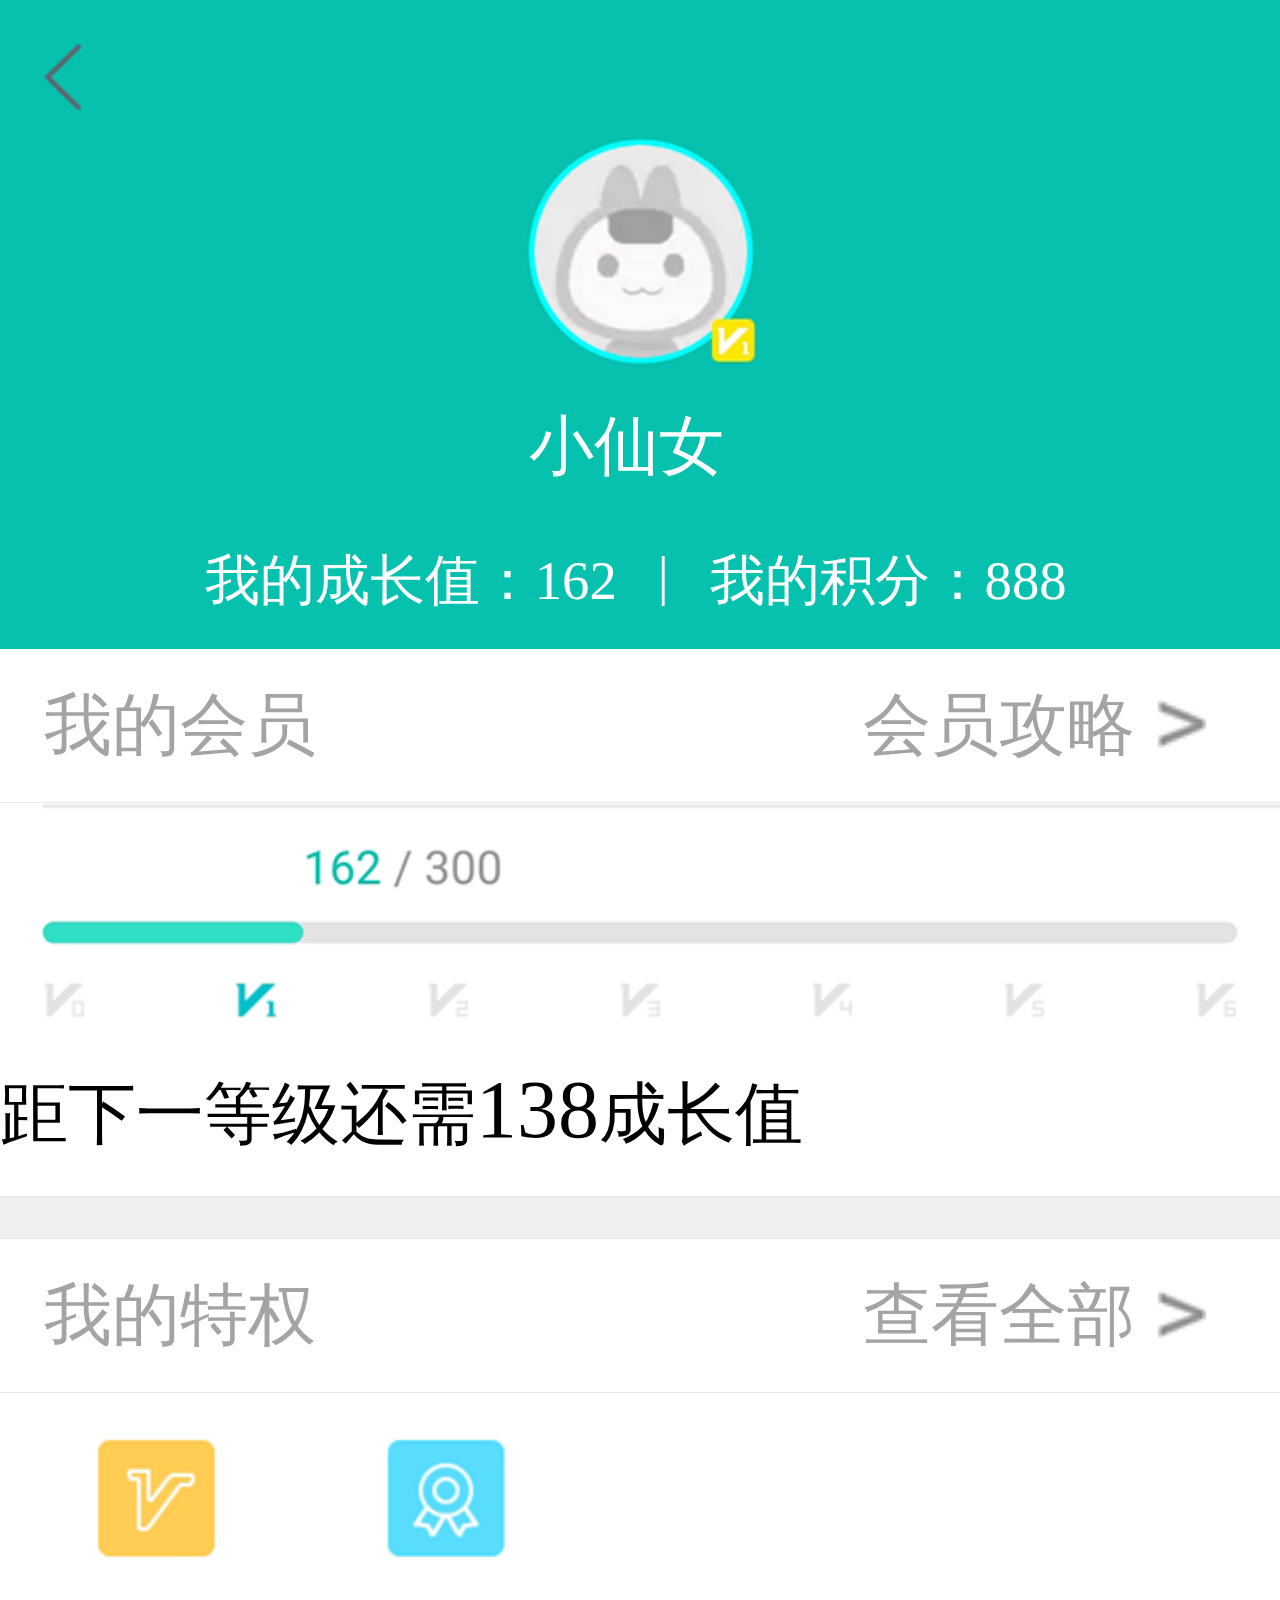
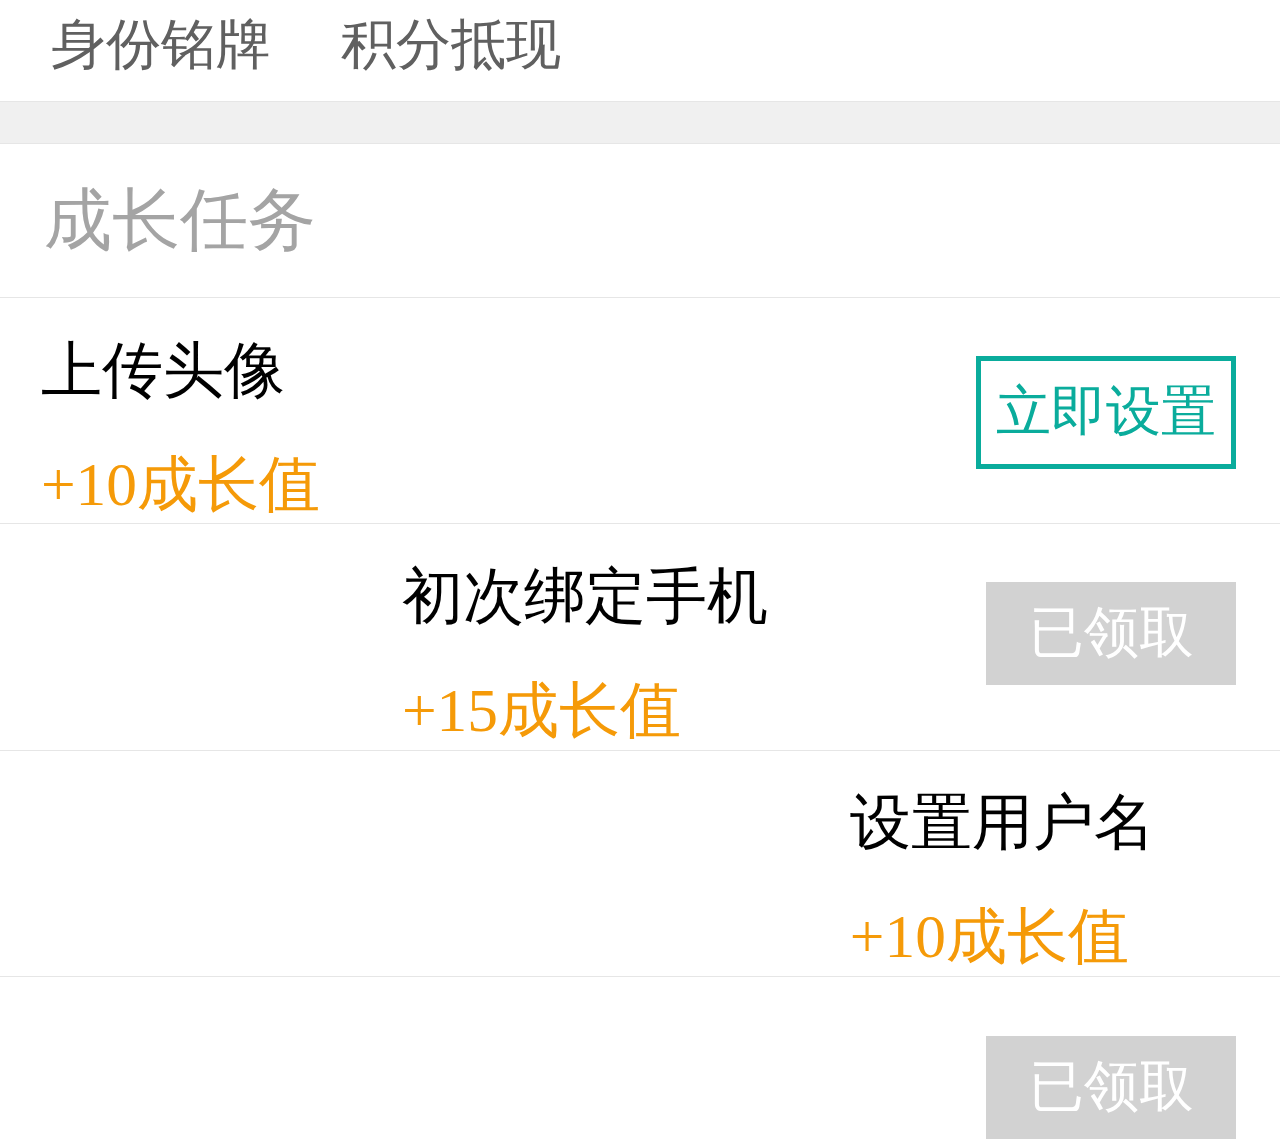
<file: home.html>
<!DOCTYPE html>
<html lang="en">
<head>
    <meta charset="UTF-8">
    <meta name="viewport" content="width=device-width, initial-scale=1.0">
    <meta http-equiv="X-UA-Compatible" content="ie=edge">
    <title>个人中心</title>
    <link rel="stylesheet" type="text/css" href="css/home.css">
    <link rel="stylesheet" type="text/css" href="css/iconfont.css">
</head>
<body>
<!-- header -->
<div class="header">
    <a href="javascript:;"><img class="i_one" src="images/youjiantou.png" alt=""></a>
    <a href="javascript:;"><img class="i_two" src="images/touxiang.png" alt=""></a>
    <p class="p_one">小仙女</p>
    <div class="me">
        <p class="p_two">我的成长值：162</p> <span class="s_one">|</span>
        <span class="s_two">我的积分：888</span>
    </div>
</div>

<!-- nav -->
<div class="nav">
    <div class="nav_s">
        <h4 class="h_one">我的会员</h4>
        <h4 class="h_two">会员攻略</h4>
        <a href="javascript:;"><img src="images/zuojiantou.png" alt=""></a>
    </div>
</div>

<!-- datu -->
<div class="datu">
    <img src="images/datu.png" alt="">
</div>

<!-- section -->
<div class="section">
    <h3>距下一等级还需<span>138</span>成长值</h3>
</div>

<!-- kong -->
<div class="kong">

</div>


<!--复用 nav -->
<div class="nav">
    <div class="nav_s">
        <h4 class="h_one">我的特权</h4>
        <h4 class="h_two">查看全部</h4>
        <a href="javascript:;"><img src="images/zuojiantou.png" alt=""></a>
    </div>
</div>

<!-- tequan  -->
<div class="tequan">
    <div class="tubiao">
        <a href="javascript:;"><img src="images/shenfen.png" alt=""></a>
        <p>身份铭牌</p>
    </div>
    <div class="tubiao jifen">
        <a href="javascript:;"><img src="images/jifen.png" alt=""></a>
        <p>积分抵现</p>
    </div>
</div>

<!-- 复用kong -->
<div class="kong">

</div>

<!--复用 nav -->
<div class="nav">
    <div class="nav_s">
        <h4 class="h_one">成长任务</h4>
        
    </div>
</div>

<!-- 任务 -->
<div class="renwu">
    <div class="renwu_s">
        <p class="p_one">上传头像</p>
        <p class="p_two">+10成长值</p>
    </div>
    <a class="a_one" href="javascript:;">立即设置</a>
</div>

<!-- 绑定 -->
<div class="bangding">
    <div class="bangding_s">
        <p class="p_one">初次绑定手机</p>
        <p class="p_two">+15成长值</p>
    </div>
    <a class="a_one" href="javascript:;">已领取</a>
</div>

<div class="bangding">
    <div class="bangding_s">
        <p class="p_one">设置用户名</p>
        <p class="p_two">+10成长值</p>
    </div>
    <a class="a_one" href="javascript:;">已领取</a>
</div>




</body>
</html>
</file>
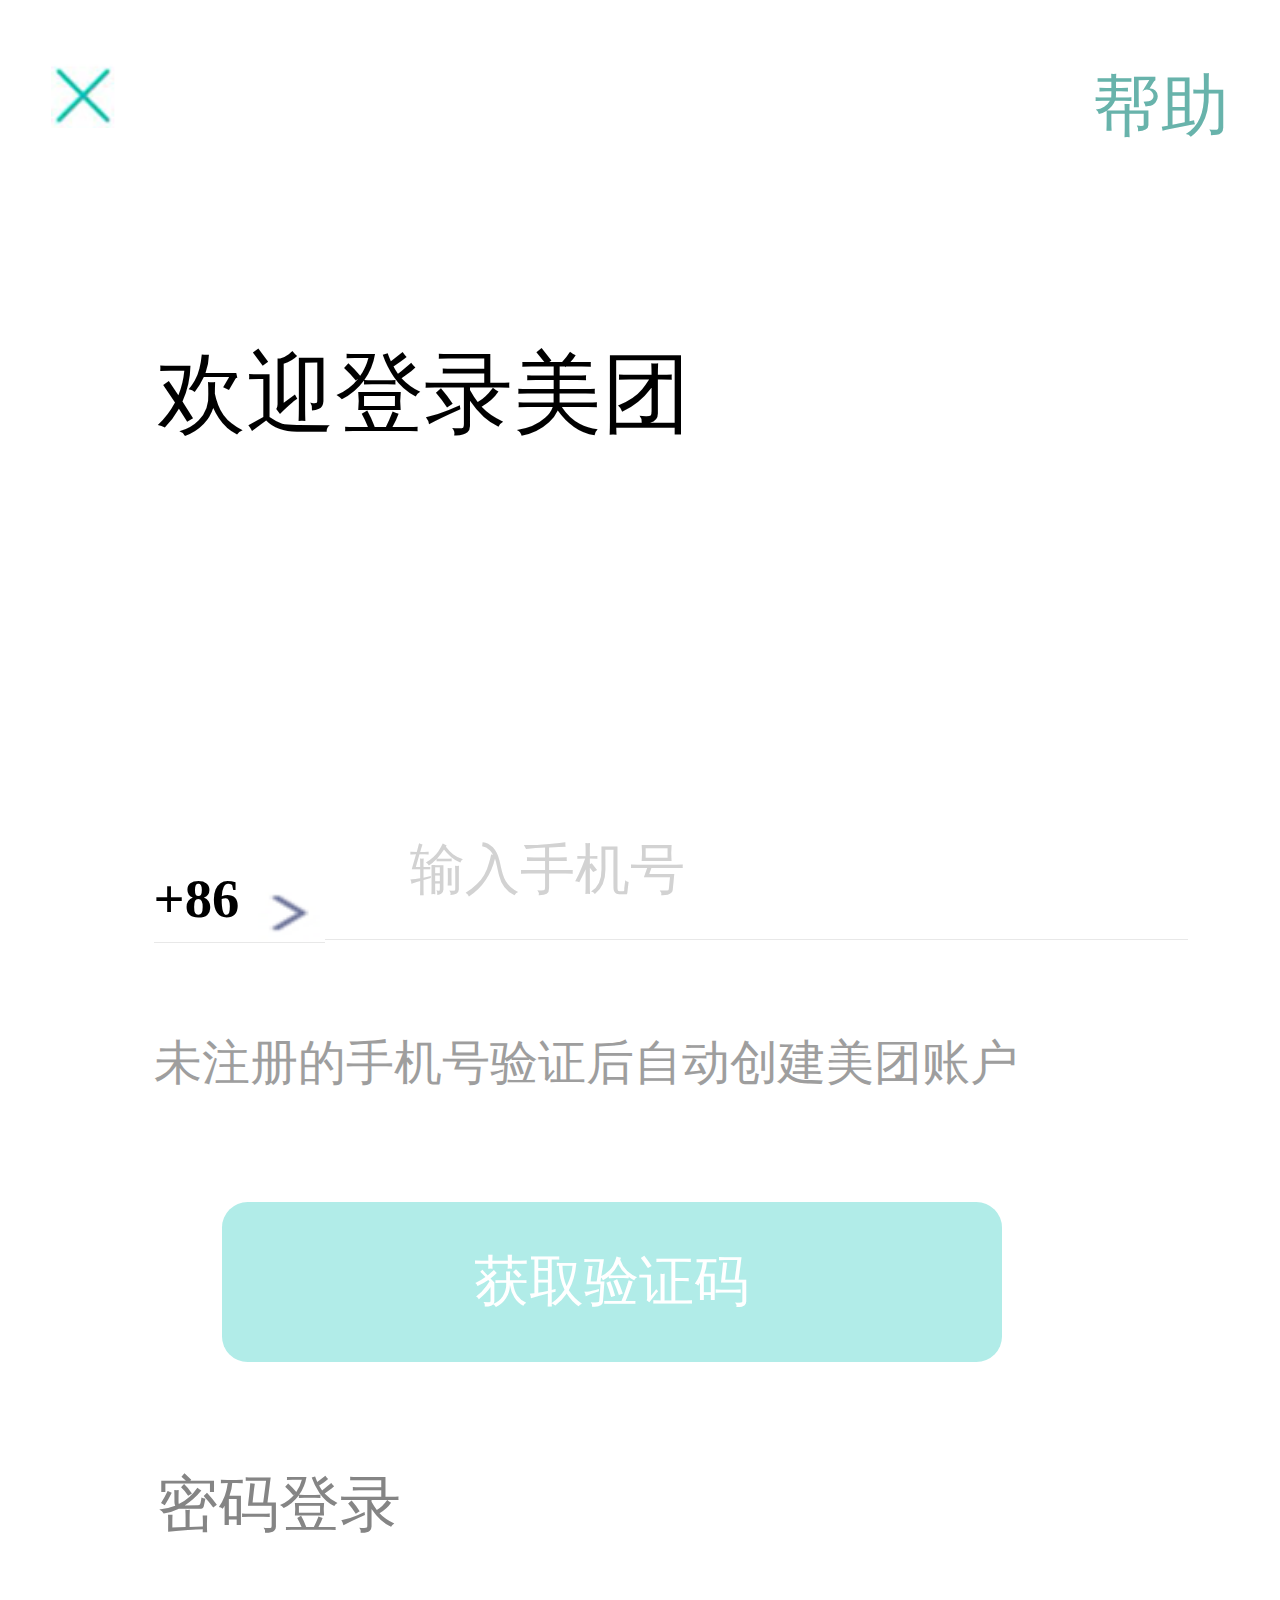
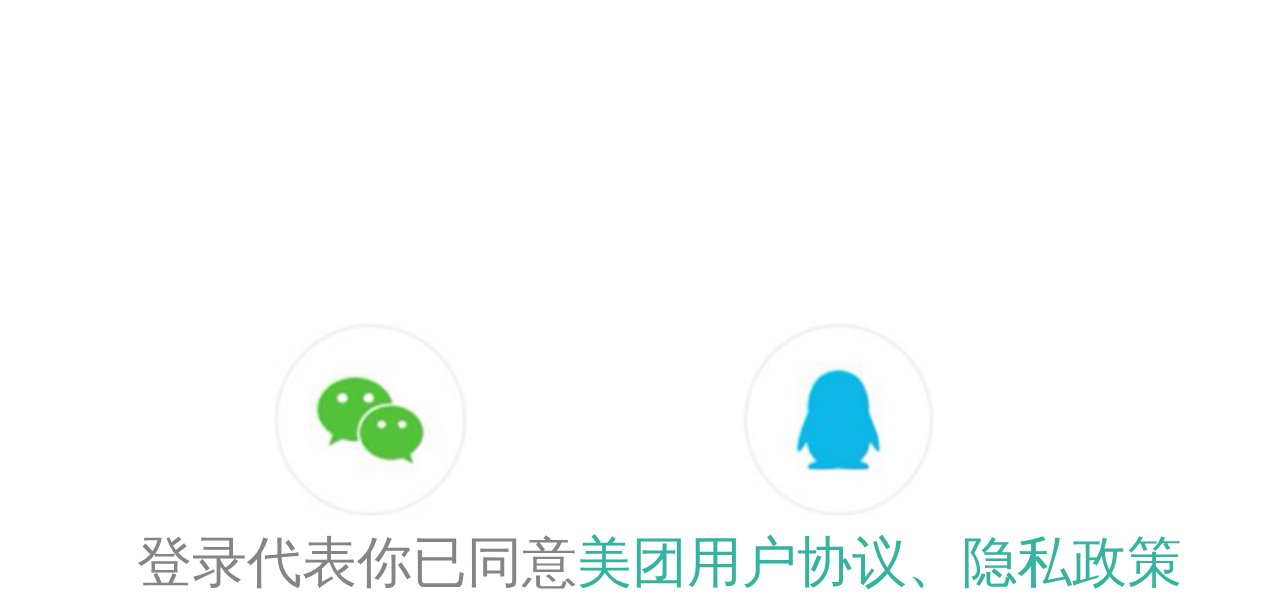
<file: login.html>
<!DOCTYPE html>
<html lang="en">
<head>
    <meta charset="UTF-8">
    <meta name="viewport" content="width=device-width, initial-scale=1.0">
    <meta http-equiv="X-UA-Compatible" content="ie=edge">
    <title>登录</title>
    <link rel="stylesheet" type="text/css" href="css/login.css">
    <link rel="stylesheet" type="text/css" href="css/iconfont.css">
</head>
<body>
<!-- header  -->
<div class="header">
    <a href="javascript:;"><img src="images/cuo.png" alt=""></a>
    <span>帮助</span>
</div>
     
<!-- section -->
<div class="section">
    <p>欢迎登录美团</p>
</div>

<!-- section -->
<div class="section">
    <div class="nav_one">
        <h3>+86<img src="images/quan.png" alt=""></h3> <input type="text" value="输入手机号" onfocus="value='';">
    </div>
 </div>

 <!-- 标签 -->
 <div class="font">
     <p>未注册的手机号验证后自动创建美团账户</p>
 </div>

 <!-- yanzheng -->
 <div class="yanzheng">
    <a href="javascript:;">获取验证码</a>
     
 </div>

 <!-- pass -->
 <div class="pass">
    <a href="javascript:;">
        <p>密码登录</p>
    </a>
</div>

<!-- qita -->
<div class="qita">
    <a href="javascript:;"><img src="images/weixin.png" alt=""></a>
    <a href="javascript:;"><img src="images/qq.png" alt=""></a>
</div>

<!-- footer -->
<div class="footer">
    <p>登录代表你已同意<a href="javascript:;">美团用户协议、隐私政策</a></p>
</div>






</body>
</html>
</file>
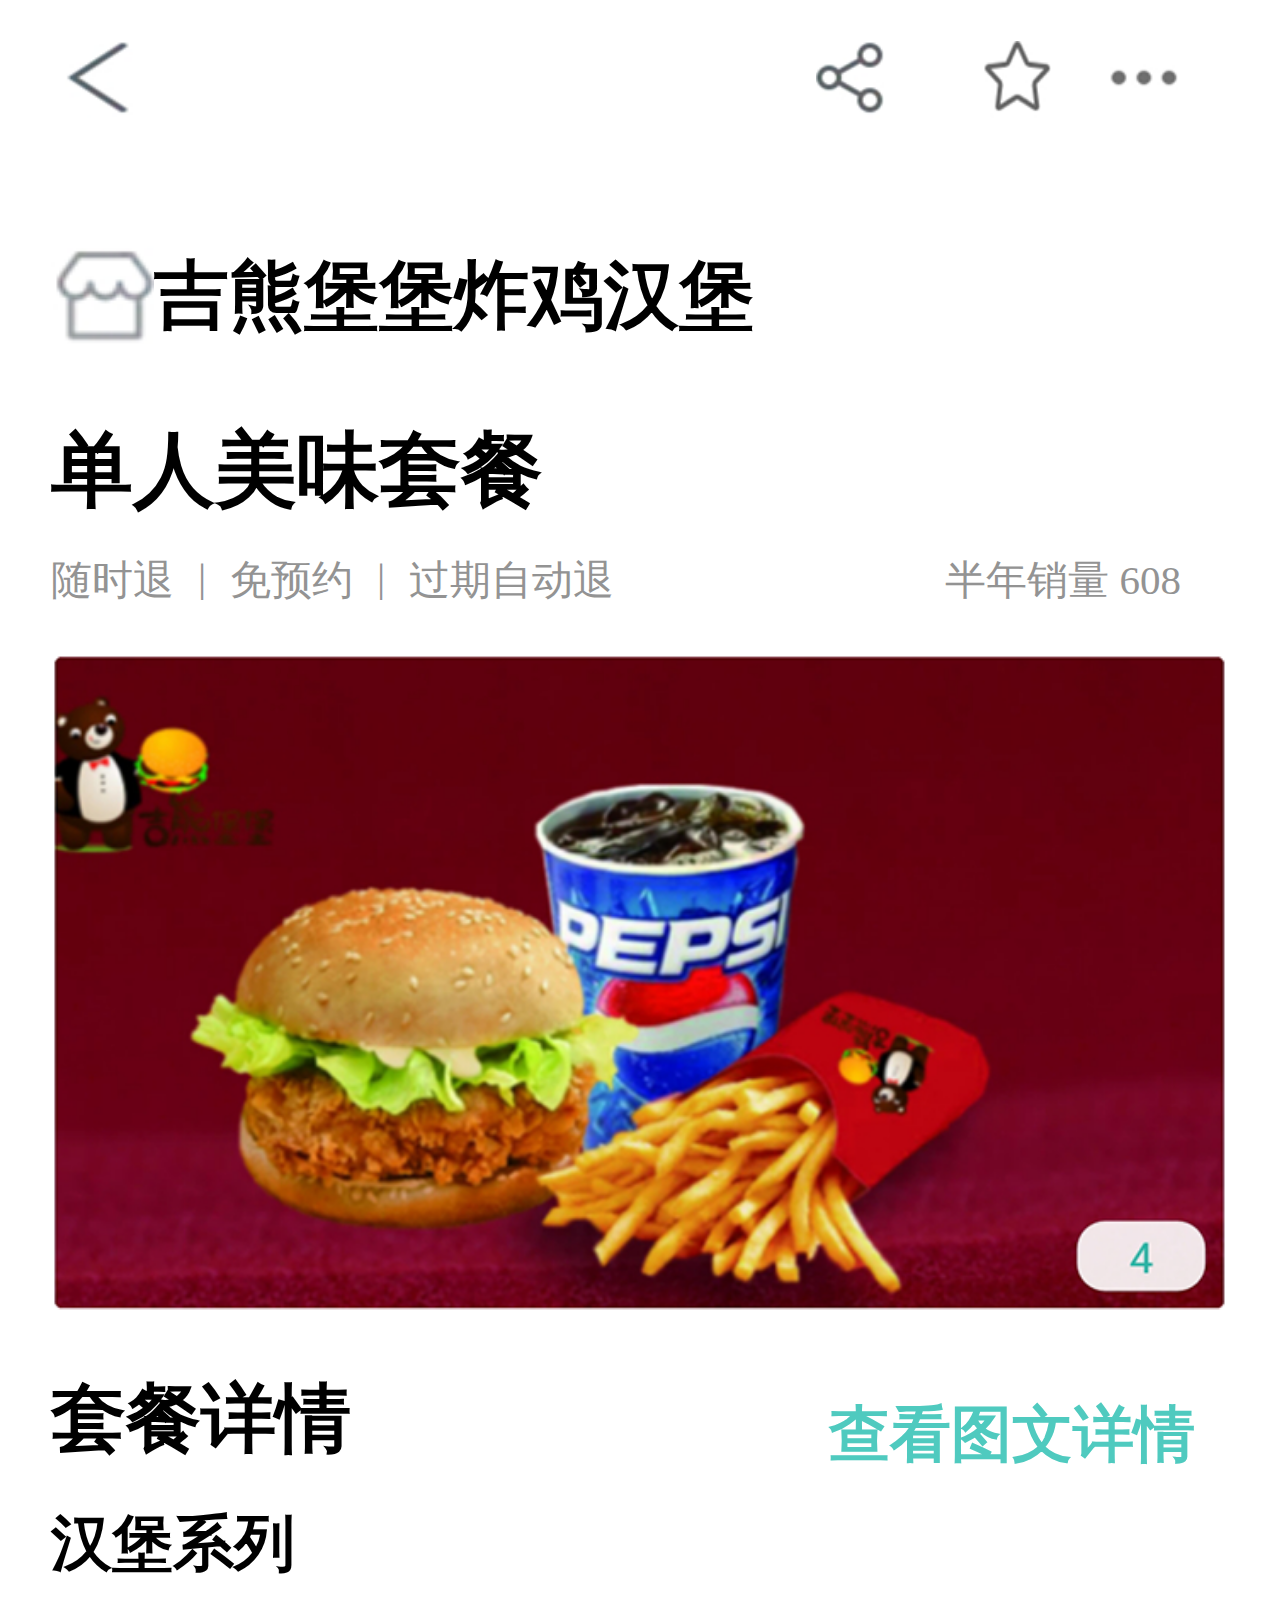
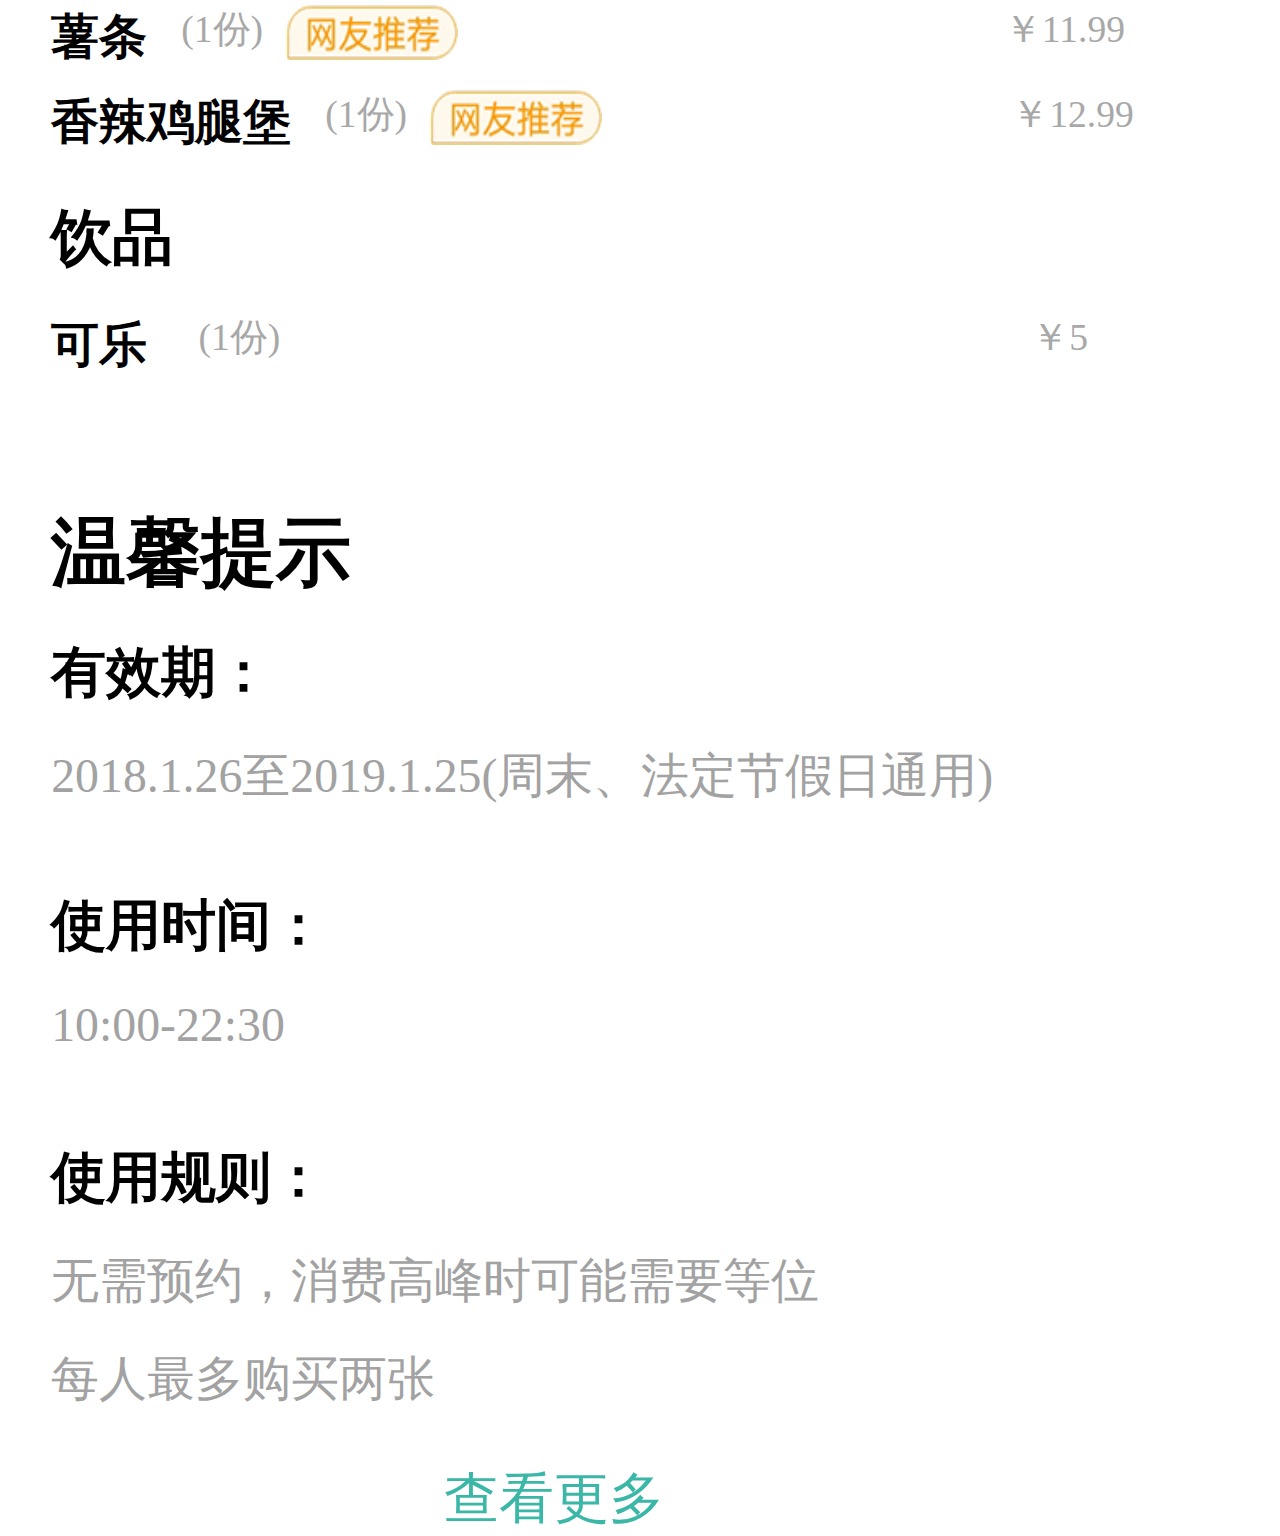
<file: meal.html>
<!DOCTYPE html>
<html lang="en">
<head>
    <meta charset="UTF-8">
    <meta name="viewport" content="width=device-width, initial-scale=1.0">
    <meta http-equiv="X-UA-Compatible" content="ie=edge">
    <title>套餐</title>
    <link rel="stylesheet" type="text/css" href="css/meal.css">
    <link rel="stylesheet" type="text/css" href="css/iconfont.css">
    
</head>
<body>
<!-- header -->
<div class="header">
    <div class="header_s">
        <a href="javascript:;"><img class="i_one "  src="images/bai.png" alt=""></a>
        <a href="javascript:;"><img class="i_one i_two" src="images/lianjie.png" alt=""></a>
        <a href="javascript:;"><img class="i_one i_three" src="images/xing.png" alt=""></a>
        <a href="javascript:;"><img class="i_one" src=" images/dian.png" alt=""></a>
    </div>
</div>

<!-- nav -->
<div class="nav">
    <a href="javascript:;"><img src="images/house.png" alt=""></a>
    <h4>吉熊堡堡炸鸡汉堡</h4>
</div>

<!-- font -->
<div class="font">
    <h2>单人美味套餐</h2>
</div>

<!-- section -->
<div class="section">
    <span class="s_one">随时退</span><span class="s_two">|</span>
    <span class="s_one">免预约</span><span class="s_two">|</span>
    <span class="s_one">过期自动退</span>
    <span class="s_one s_three">半年销量&nbsp;608</span>
</div>
    
<!-- datu -->
<div class="datu">
    <a href="javascript:;"><img src="images/baobao.png" alt=""></a>
</div>


<!-- ziti -->
<div class="ziti">
<a href="javascript:;">
    <h2>套餐详情</h2>
</a>
<a href="javascript:;">
    <h3>查看图文详情</h3>
</a>
</div>

<!-- 汉堡 -->
<div class="xilie">
    <h3>汉堡系列</h3>
    <div class="shutiao">
        <h4>薯条</h4><span class="s_one">(1份)</span>
        <img class="i_one" src="images/tuijian.png" alt="">
        <span class="s_two">￥11.99</span>
    </div>

    <div class="shutiao">
        <h4>香辣鸡腿堡</h4><span class="s_one">(1份)</span>
        <img class="i_one" src="images/tuijian.png" alt="">
        <span class="s_three">￥12.99</span>
    </div>
</div>

<!-- 可乐 -->
<div class="kele">
    <h3>饮品</h3>
    <div class="yinpin">
    <h4>可乐</h4><span class="s_one">(1份)</span>
    <span class="s_three">￥5</span>
    </div>
</div>

<!-- 提示 -->
<div class="tishi">
    <h2>温馨提示</h2>
</div>

<!-- time -->
<div class="time">
    <h3>有效期：</h3>
    <p>2018.1.26至2019.1.25(周末、法定节假日通用)</p>
</div>
<div class="time">
    <h3>使用时间：</h3>
    <p>10:00-22:30</p>
</div>
<div class="time">
    <h3>使用规则：</h3>
    <p>无需预约，消费高峰时可能需要等位</p>
    <p>每人最多购买两张</p>
</div>

<!-- 更多 -->
<div class="gengduo">
<a href="javascript:;">
    <p>查看更多</p>
</a>
</div>




















</body>
</html>
</file>
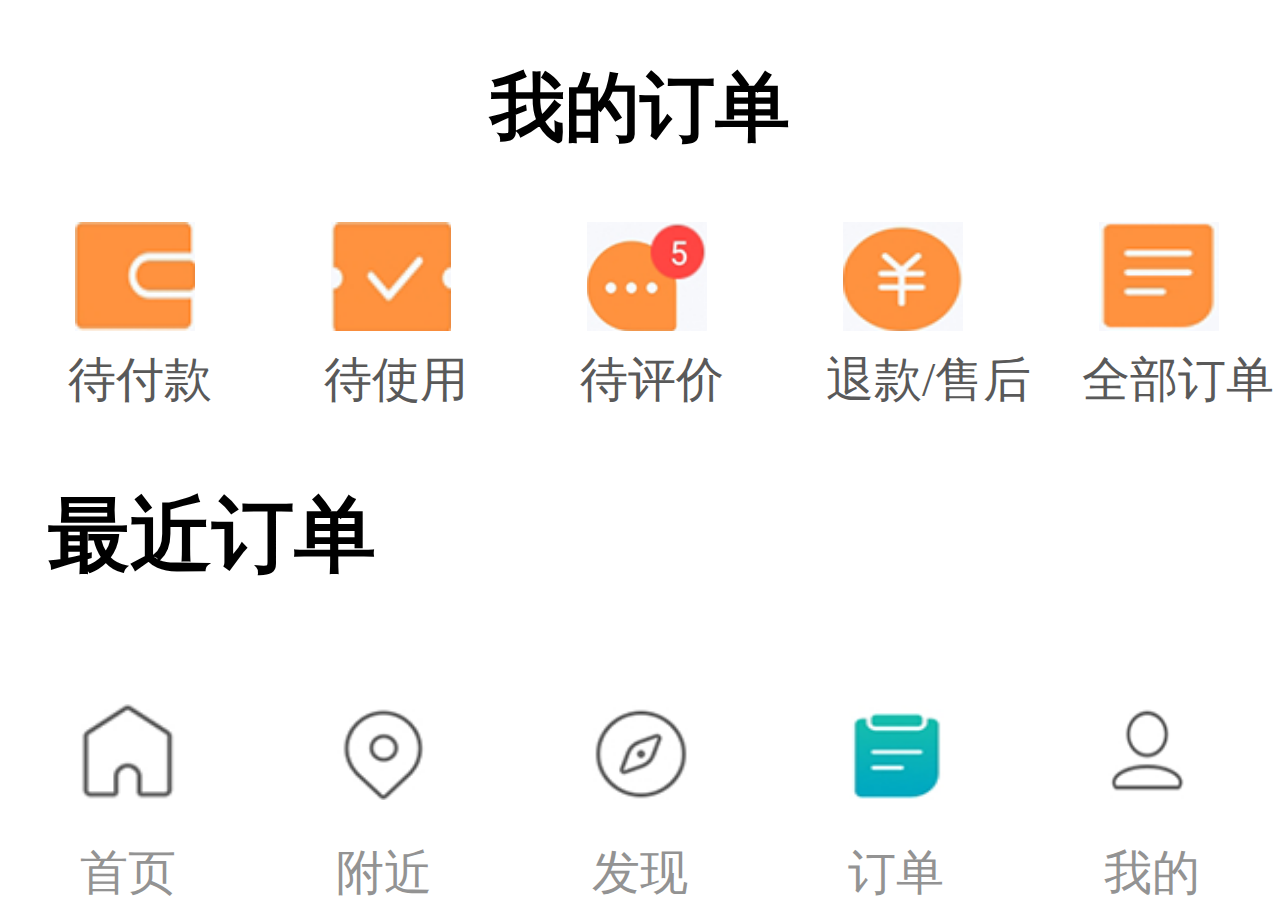
<file: order.html>
<!DOCTYPE html>
<html lang="en">
<head>
    <meta charset="UTF-8">
    <meta name="viewport" content="width=device-width, initial-scale=1.0">
    <meta http-equiv="X-UA-Compatible" content="ie=edge">
    <title>订单</title>
    <link rel="stylesheet" type="text/css" href="css/order.css">
    <link rel="stylesheet" type="text/css" href="css/iconfont.css">
</head>
<body>
<!-- header -->
<div class="bigbox">
<div class="header">
    <h2>我的订单</h2>
</div> 

<!-- nav -->
<div class="nav">
    <div class="tuwen one">
        <a href="javascript:;"><img src="images/fukuan.png" alt=""></a>
        <p>待付款</p>
    </div>
    <div class="tuwen ">
        <a href="javascript:;"><img src="images/shiyong.png" alt=""></a>
        <p>待使用</p>
    </div>
    <div class="tuwen two">
        <a href="javascript:;"><img src="images/pingjia.png" alt=""></a>
        <p>待评价</p>
    </div>
    <div class="tuwen four">
        <a href="javascript:;"><img src="images/shouhou.png" alt=""></a>
        <p class="p_one">退款/售后</p>
    </div>
    <div class="tuwen five">
        <a href="javascript:;"><img src="images/dingdan.png" alt=""></a>
        <p class="p_two">全部订单</p>
    </div>
</div>


<!-- font -->
<div class="font">
    <h1>最近订单</h1>
</div>

<!-- movie  -->
<div class="movie">
    <img src="images/mao.png" alt="">
    <span>美团电影/演出</span>
    <span class="s_one">已完成</span>
</div>

<!--duye -->
<div class="duye">
    <div class="left">
    <img src="images/duye.png" alt="">
    </div>
    <div class="right">
        <h1>毒液：致命守护者</h1><a href="javascript"><img src="images/xiao.png" alt=""></a>
    </div>
    <p>影院：奥斯卡影城(开元店)</p>
    <p>场次：2018-11-11 &nbsp;13:30</p>
    <p>数量：2</p>
    <p>总价：￥58.00</p>
</div>

<!-- 影评 -->
<div class="yingping">
    <a href="javascript:;">写影评</a>
</div>


<!-- movie  -->
<div class="movie">
    <img src="images/mao.png" alt="">
    <span>美团电影/演出</span>
    <span class="s_one">已完成</span>
</div>

<!--duye -->
<div class="duye">
    <div class="left">
        <img src="images/ying.png" alt="">
    </div>
    <div class="right">
        <h1>影</h1><a href="javascript"><img src="images/xiao.png" alt=""></a>
    </div>
    <p>影院：UME影城(小寨店)</p>
    <p>场次：2018-10-21 &nbsp;15:00</p>
    <p>数量：2</p>
    <p>总价：￥89.80</p>
</div>

<!-- 影评 -->
<div class="yingping">
    <a href="javascript:;">写影评</a>
</div>

<!-- check -->
<div class="check">
    <a href="javascript">查看全部</a><img src="images/quan.png" alt="">
</div>

<!-- browse -->
<div class="browse">
    <h2>最近浏览</h2>
</div>

<!-- jiaozi -->
<div class="jiaozi">
    <div class="left">
    <a href="javascript:;"><img src="images/jiaozi.png" alt=""></a>
    </div>
    <div class="right">
        <h2>东北饺子</h2>
        <p>高新软件园&nbsp;饺子</p>
    </div>
</div>
<!-- footers -->
<!-- <div class="footers">
    
</div> -->
</div>

<!-- footer -->
<div class="footer">
    <div class="box one">
        <a href="javascript:;"><img src="images/shouye.png" alt=""></a>
        <p>首页</p>
    </div>
    <div class="box">
        <a href="javascript:;"><img src="images/fujin.png" alt=""></a>
        <p>附近</p>
    </div>
    <div class="box">
        <a href="javascript:;"><img src="images/faxian.png" alt=""></a>
        <p>发现</p>
    </div>
    <div class="box">
        <a href="javascript:;"><img src="images/dingdan1.png" alt=""></a>
        <p>订单</p>
    </div>
    <div class="box">
        <a href="javascript:;"><img src="images/wode.png" alt=""></a>
        <p>我的</p>
    </div>
</div> 





</body>
</html>
</file>
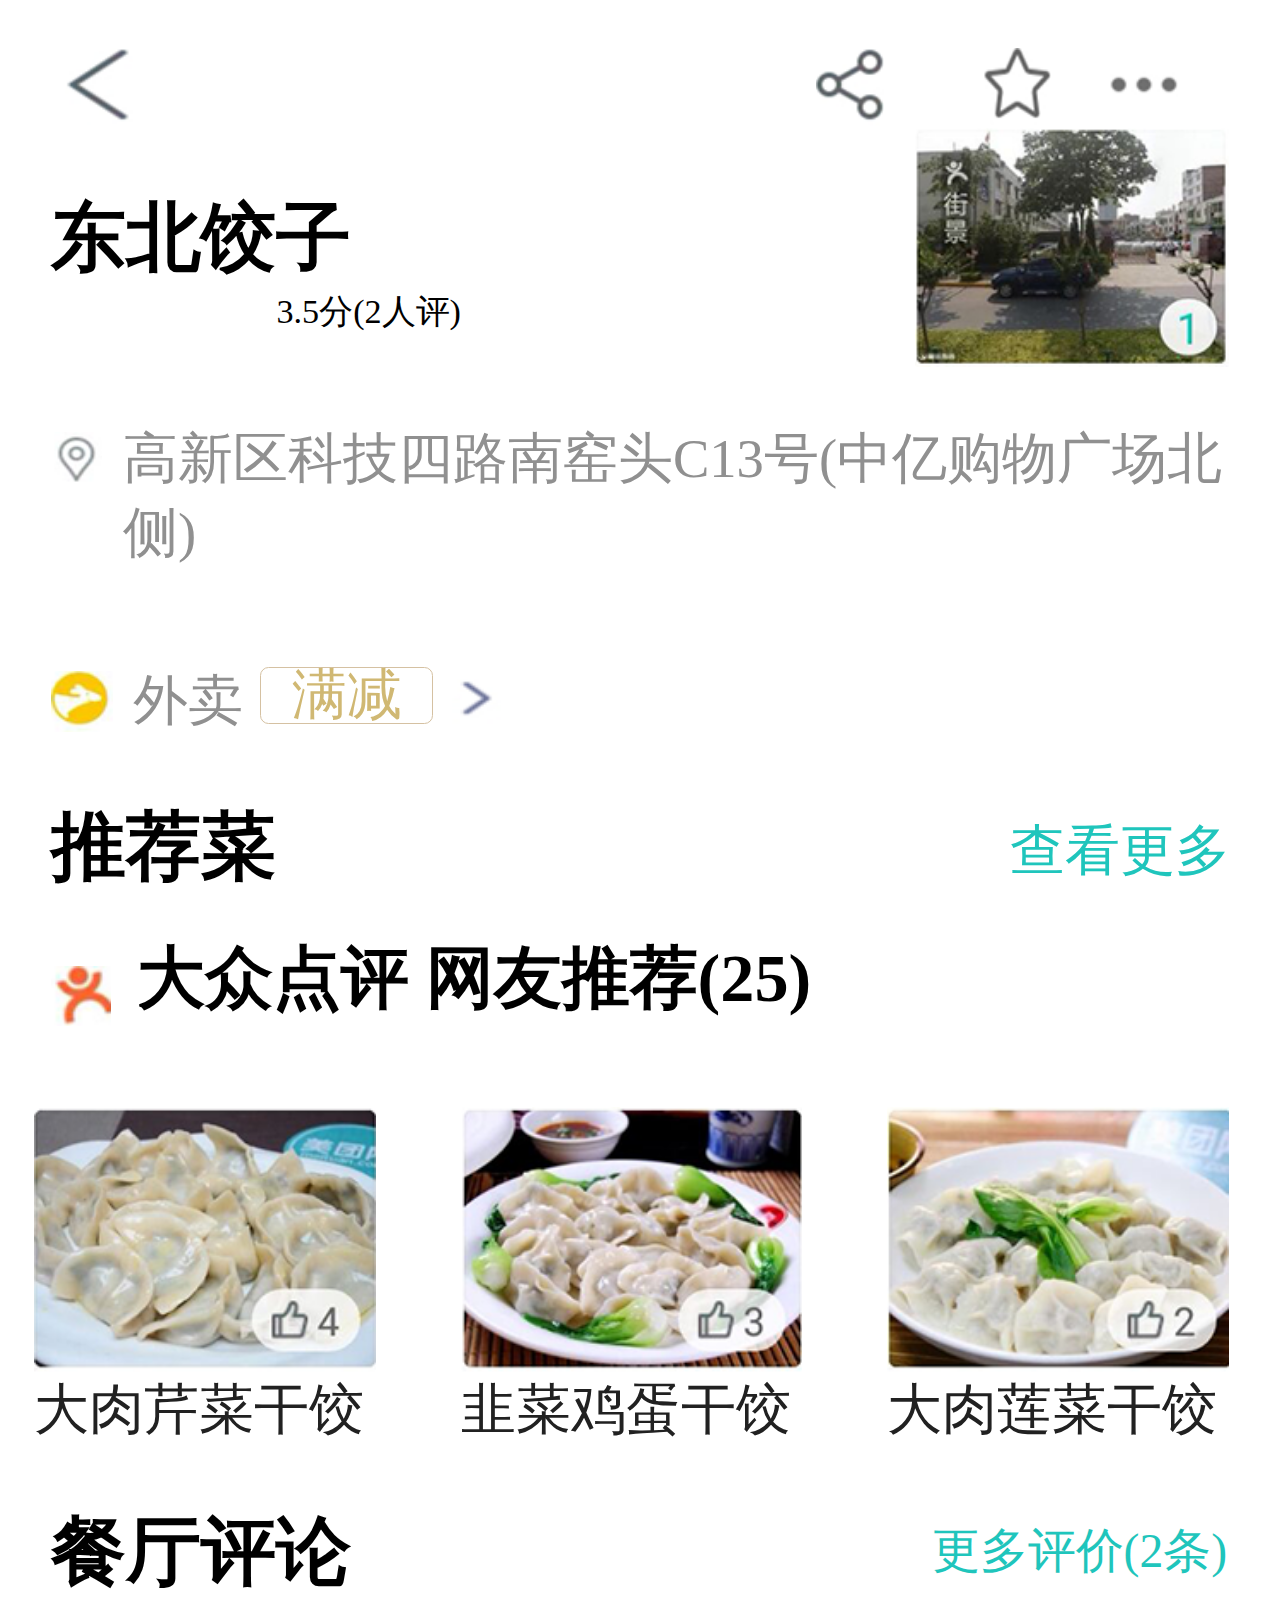
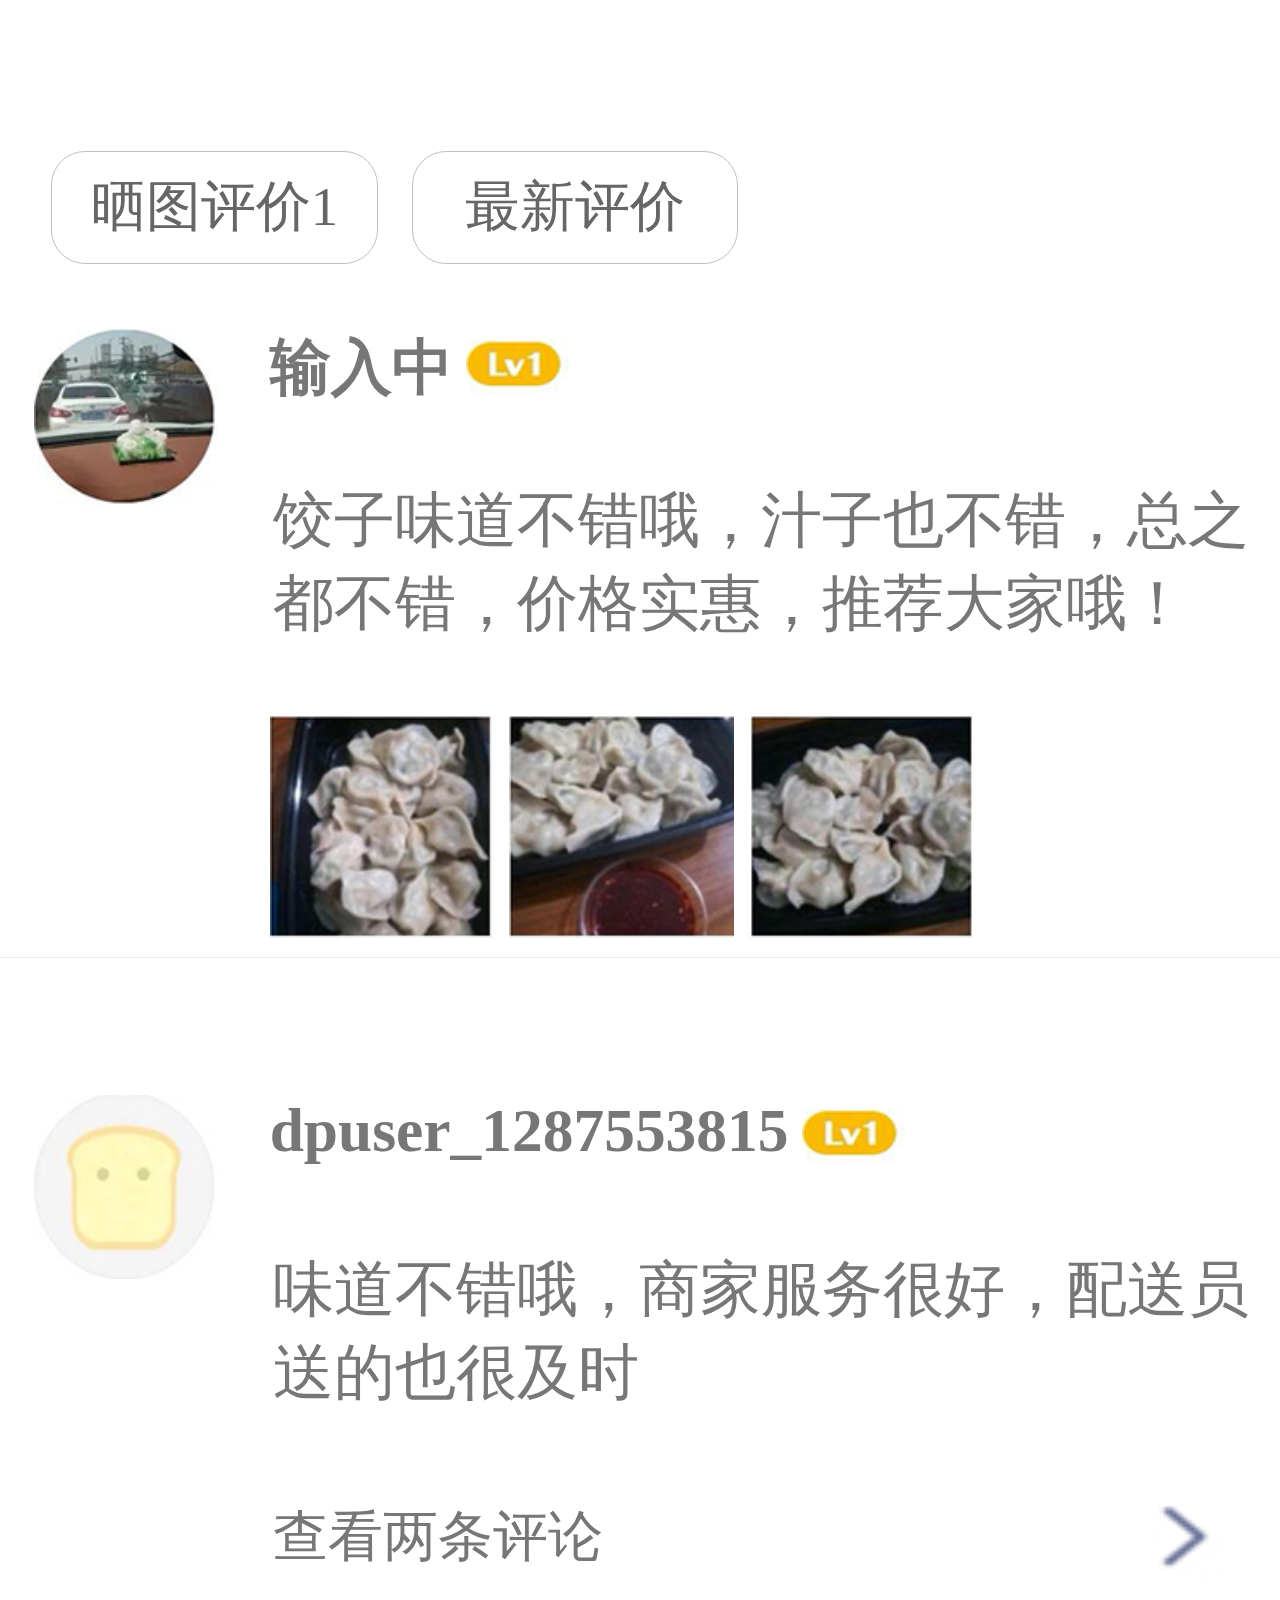
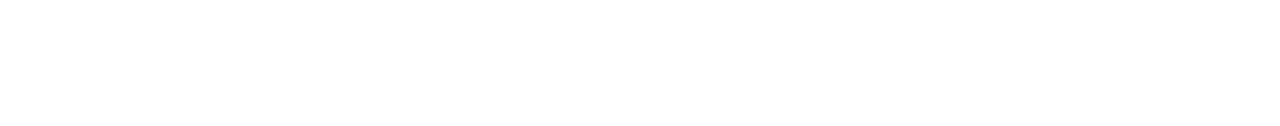
<file: product.html>
<!DOCTYPE html>
<html lang="en">
<head>
    <meta charset="UTF-8">
    <meta name="viewport" content="width=device-width, initial-scale=1.0">
    <meta http-equiv="X-UA-Compatible" content="ie=edge">
    <title>product</title>
    <link rel="stylesheet" type="text/css" href="css/product.css">
    <link rel="stylesheet" type="text/css" href="css/iconfont.css">
</head>
<body>
<!-- header -->
<div class="header">
    <div class="header_s">
        <a href="javascript:;"><img class="i_one " src="images/bai.png" alt=""></a>
        <a href="javascript:;"><img class="i_one i_two" src="images/lianjie.png" alt=""></a>
        <a href="javascript:;"><img class="i_one i_three" src="images/xing.png" alt=""></a>
        <a href="javascript:;"><img class="i_one" src=" images/dian.png" alt=""></a>
    </div>
</div>

<!-- nav -->
<div class="nav">
    <div class="nav_s">
        <div class="left">
            <h2>东北饺子</h2>
            <p>3.5分(2人评)</p>
        </div>
        <div class="right">
            <a href="javascript:;"><img src="images/jiaozi1.png" alt=""></a>
        </div>
    </div>
</div>

<!-- location  -->
<div class="location">
    <div class="location_s">
        <a href="javascript:;"><img src="images/dingwei.png" alt=""></a>
        <span>高新区科技四路南窑头C13号(中亿购物广场北侧)</span>
    </div>
</div>

<!-- take -->
<div class="take">
    <a href="javascript:;"><img class="i_one" src="images/man.png" alt=""></a>
    <span>外卖</span>
    <a href="javascript:;" class="a_one">满减</a>
    <a href="javascript:;"><img class="i_two" src="images/quan.png" alt=""></a>
</div>

<!-- recommend -->
<div class="recommend">
    <h2>推荐菜</h2>
    <a href="javascript:;">查看更多</a>
</div>

<!-- masses -->
<div class="masses">
    <img src="images/masses.png" alt="">
    <h3>大众点评&nbsp;网友推荐(25)</h3>
</div>

<!-- 轮播图 -->
<div class="tu">
    <div class="jiao">
        <a href="javascript"><img src="images/jiao1.png" alt=""></a>
        <p>大肉芹菜干饺</p>
    </div>
    <div class="jiao">
        <a href="javascript"><img src="images/jiao2.png" alt=""></a>
        <p>韭菜鸡蛋干饺</p>
    </div>
    <div class="jiao">
        <a href="javascript"><img src="images/jiao3.png" alt=""></a>
        <p>大肉莲菜干饺</p>
    </div>

</div>

<!-- evaluate -->
<div class="evaluate">
    <h2>餐厅评论</h2>
    <a href="javascript:;">更多评价(2条)</a>
</div>


<!-- new -->
<div class="new">
    <a href="javascript:;">晒图评价1</a>
    <a href="javascript:;" class="a_one">最新评价</a>
</div>

<!-- 输入中 -->
<div class="entry">
    <div class="left">
        <img src="images/tou.png" alt="">
    </div>
    <div class="right">
        <h3>输入中</h3><img src="images/lv1.png" alt="">
        <p>饺子味道不错哦，汁子也不错，总之都不错，价格实惠，推荐大家哦！</p>
        <div class="float">
            <img src="images/zi1.png" alt="">
            <img src="images/zi2.png" alt="">
            <img src="images/zi3.png" alt="">
        </div>
    </div>
</div>


<!-- dpuse -->
<div class="dpuse">
    <div class="left">
        <img src="images/zhu.png" alt="">
    </div>
    <div class="right">
        <h3>dpuser_1287553815</h3><img src="images/lv1.png" alt="">
        <p>味道不错哦，商家服务很好，配送员送的也很及时</p>
        <div class="float">
        <p>查看两条评论</p><img src="images/quan.png" alt="">
        </div>
    </div>
</div>






</body>
</html>
</file>
<file: css/index.css>
body,p,ol,ul,h1,h2,h3,h4,h5,h6,input,fieldset,select,textarea{
    margin:0;
    padding:0;
}
html{
    font-size:26.67vw;
}
html,body{
    width:100%;
}
img{
    border:none;
    display:block;
}
/* header */
.header{
    width:100%;
    height:0.51rem;
    background-color:#06c1ae;
}
.header_s{
    width:3.5rem;
    height:0.51rem;
    display:flex;
}
.header h4{
    font-size:0.15rem;
    color:white;
    padding-top:0.19rem;
    padding-left:0.11rem;
}
.header img{
    width:0.11rem;
    height:0.1rem;
    padding-top:0.23rem;
    padding-left:0.07rem;
}
.header .ptk{
    width:2.4rem;
    height:0.3rem;
    font-size:0.12rem;
    color:#6addd0;
    border: 1px solid #06bba9;
    background-color:#05a494;
    border-radius:0.03rem;
    margin-top:0.1rem;
    margin-left:0.09rem;
    line-height:0.3rem;
    text-indent:0.1rem;
    vertical-align: middle;
}
.header i{
    font-size:0.15rem;
    color:white;
    vertical-align:middle;
}
.header .me{
    display:block;
    width:0.2rem;
    height:0.35rem;
    font-size:0.1rem;
    color:white;
    margin-left:0.2rem;
    margin-top:0.09rem;
}
.header .me i{
    font-size:0.2rem;
    color:white;
    margin-bottom:0.05rem;
}

/* nav */
.nav{
    width:3.75rem;
    height:1.1rem;
    border-bottom:1px solid #e2dfd9;
}
.nav img{
    width:3.75rem;
    height:1.1rem;
}

/* 小图片 */
.section{
    width:100%;
    height:1.8rem;
    border-bottom:1px solid #e2dfd9;
    overflow: hidden;
}
.section_s{
    width:7.5rem;
    height:1.8rem;
   overflow: auto;
}
.bigbox{
    width:100%;
    display: flex;
    padding-left:0.22rem;
    flex-wrap: wrap;
    overflow: auto;
    
}

.bigbox .meishi{
    width:0.49rem;
    margin-top:0.15rem;
    margin-right:0.25rem;
    flex-shrink: 0;
    
}
.section_s .meishi img{
    width:0.41rem;
    height:0.42rem;
    
   
 }
.section_s span{
    display:block;
    font-size:0.13rem;
    margin-top:0.1rem;
    white-space: nowrap;
    color:#8c8c8c;
    text-align:center;
    
}
.life{
    padding-left:0.23rem;
    
}
.study{
    padding-left:0.23rem;
   
}


/* kong */
.kong{
    width:100%;
    height:0.1rem;
    background-color:#f0efed;
    border-bottom:1px solid #e2dfd9;
}

/* like */
.like{
    width:100%;
    height:0.41rem;
    border-bottom:1px solid #e2dfd9;
}
.like h3{
    font-size:0.19rem;
    line-height:0.41rem;
    font-weight:100;
}

.foods{
    width:100%;

}

.foods .all{
    display:flex;
    height:1.03rem;
    margin-top:0.18rem;
    border-bottom:1px solid #e2dfd9;
    
    
}
.all img{
    width:20%;
    height:0.9rem;
    margin-left:0.1rem;
    float: left;
}
.right{
    width:80%;
    display:inline-block;
    margin-left:0.1rem;
}
.right a{
    text-decoration: none;
    color:black;
}
.right h4{
    font-size:0.16rem;
}
.right p{
    display:inline-block;
    font-size:0.13rem;
    float:left;
    color:#727272;
    margin-top:0.1rem;
}
.right .bottom{
    width:2.65rem;
    height:0.15rem;
    display:inline-block;
    float:left;
    margin-top:0.23rem;
}
.right .bottom h3{
    font-size:0.16rem;
    color:#05c1ae;
    display:inline-block;
    float:left;
    

}
.right .bottom .s_one{
    display:inline-block;
    font-size:0.13rem;
    color:#05c1ae;
    float:left;
    margin-top:0.05rem;
    

}
.right .bottom .s_two{
    display:inline-block;
    font-size:0.13rem;
    color:#464646;
    float:left;
    margin-left:0.07rem;
    margin-top:0.03rem;

}
.right .bottom  .s_three{
    display:inline-block;
    font-size:0.14rem;
    color:#464646;
    float:right;
}

/* look */
.look{
    width:100%;
    height:0.4rem;
    border-bottom:1px solid #e2dfd9;
}
.look h3{
    font-size:0.16rem;
    color:#26c9b8;
    float:left;
    line-height: 0.4rem;
    font-weight:100;
    margin-left:0.1rem;
}
.look a{
    font-size:0.25rem;
    text-decoration: none;
    color:#26c9b8;
    float:right;
}

/* city */
.city{
    width:100%;
    height:0.63rem;
    background-color:#f0efed;
    display:flex;
   
}
.city .a_one{
    display:inline-block;
    width:0.58rem;
    height:0.28rem;
    color:#26c9b8;
    border:3px solid #26c9b8;
    text-decoration: none;
    font-size:0.16rem;
    text-align:center;
    line-height:0.28rem;
    border-radius:0.025rem;
    margin-top:0.17rem;
    margin-left:0.1rem;
}
.city .a_two {
    display: inline-block;
    width: 0.58rem;
    height: 0.28rem;
    color: #26c9b8;
    border: 3px solid #26c9b8;
    text-decoration: none;
    font-size: 0.16rem;
    text-align: center;
    line-height: 0.28rem;
    border-radius: 0.025rem;
    margin-top: 0.17rem;
    margin-left: 0.1rem;
}
.city .s_four{
    display:inline-block;
    font-size:0.16rem;
    margin-left:0.9rem;
    margin-top:0.22rem;
}
.city .a_three {
    display: inline-block;
    width: 0.58rem;
    height: 0.28rem;
    color: #26c9b8;
    border: 3px solid #26c9b8;
    text-decoration: none;
    font-size: 0.16rem;
    text-align: center;
    line-height: 0.28rem;
    border-radius: 0.025rem;
    margin-top: 0.17rem;
    margin-left: 0.1rem;
}

/* help  */
.help{
    width:100%;
    height:0.35rem;
    line-height:0.35rem;
    
}
.help_s{
    padding-left:0.3rem;
    padding-right:0.3rem;
    display:flex;
    justify-content: space-between;
    
}
.help_s a{
    display:inline-block;
    text-decoration: none;
    font-size:0.12rem;
    color: #26c9b8;
    
}
.help_s span{
    display:inline-block;
    font-size:0.12rem;    
    font-weight: 100;
}

/* lianjie */
.lianjie{
    width:100%;
    height:0.8rem;
}
.lianjie_s{
    padding-left:0.47rem;
    padding-right:0.4rem;
    display:flex;
    justify-content: space-between;
    margin-top:0.1rem;
}
.lianjie_s h4{
    font-size:0.14rem;
    font-weight: 100;
}
.lianjie_s a{
    text-decoration: none;
    font-size:0.14rem;
    color: #26c9b8;
}
.minsu{
    padding-left:0.63rem;
    padding-right:0.4rem;
    display:flex;
    justify-content: space-between;
    margin-top:0.08rem;
    margin-bottom:0.08rem;
}
.minsu a {
    text-decoration: none;
    font-size: 0.14rem;
    color: #26c9b8;
}
.diancan{
    padding-left:0.79rem;
    padding-right:0.53rem;
    display:flex;
    justify-content: space-between;
}
.diancan a {
    text-decoration: none;
    font-size: 0.14rem;
    color: #26c9b8;
}

.footer{
    width:100%;
    height:0.42rem;

}
.footer_s{
    padding-left:1.06rem;
    padding-right:1.08rem;
    display:flex;
    line-height:0.42rem;
    
}

.footer_s span{
    display:inline-block;
    font-size:0.1rem;
    color:#8c8c8d;
}
</file>
<file: css/iconfont.css>
@font-face {font-family: "iconfont";
  src: url('../font/iconfont.eot?t=1545117299149'); /* IE9*/
  src: url('../font/iconfont.eot?t=1545117299149#iefix') format('embedded-opentype'), /* IE6-IE8 */
  url('[data-uri]') format('woff'),
  url('../font/iconfont.ttf?t=1545117299149') format('truetype'), /* chrome, firefox, opera, Safari, Android, iOS 4.2+*/
  url('../font/iconfont.svg?t=1545117299149#iconfont') format('svg'); /* iOS 4.1- */
}

.iconfont {
  font-family:"iconfont" !important;
  font-size:16px;
  font-style:normal;
  -webkit-font-smoothing: antialiased;
  -moz-osx-font-smoothing: grayscale;
}

.icon-suosuo:before { content: "\e600"; }

.icon-wo-de-zi-liao:before { content: "\e645"; }
</file>
<file: css/custom.css>
body,
p,
ol,
ul,
h1,
h2,
h3,
h4,
h5,
h6,
input,
fieldset,
select,
textarea {
    margin: 0;
    padding: 0;
}

html {
    font-size: 26.67vw;
}

html,
body {
    width: 100%;
}

img {
    border: none;
    display: block;
}

/* header */
.header{
    height:0.5rem;
    border-bottom:1px solid #dfdfdf;
    background-color:#f0f0f0;
}
.header img{
    width:0.175rem;
    height:0.225rem;
    float:left;
    padding-left:0.15rem;
    padding-top:0.18rem;
}
.header span{
    font-size:0.22rem;
    color:#1e1e1e;
    float:left;
    line-height:0.5rem;
    padding-left:1.22rem;
}

/* question */
.question{
    height:0.38rem;
    background-color:#f0f0f0;
    border-bottom:1px solid #dadada;
}
.question p{
    font-size:0.2rem;
    color:#929292;
    line-height:0.38rem;
    padding-left:0.17rem;
}

/* pay */
.pay{
    height:0.5rem;
    border-bottom:1px solid #e6e6e6;
    /* display:flex; */
    line-height:0.5rem;
}
.pay img{
    width:0.26rem;
    height:0.25rem;
    padding-left:0.15rem;
    padding-top:0.13rem;
    float:left;
}
.pay span{
    font-size:0.16rem;
    color:#929292;
    padding-left:0.1rem;
    float:left;
}
.pay .i_two{
    width:0.16rem;
    height:0.22rem;
    float:right;
    padding-right:0.17rem;
}

/* bigbox */
.bigbox{
    height:5rem;
}
.bigbox .box{
    height:1rem;
    border-bottom:1px solid #dadada;
}
.box .left{
    width:49%;
    height:1rem;
    float:left;
    border-right:1px solid #dadada;
}
.box .right{
    width:49%;
    height:1rem;
    float:right;
}
.box a{
    text-decoration: none;
}
.box h2{ 
    font-size:0.18rem;
    color:#929292;
    padding-left:0.1rem;
    padding-top:0.29rem;
}
.box p{
    font-size:0.15rem;
    color:#545454;
    padding-left:0.1rem;
    padding-top:0.1rem;
}


/* 意见反馈 */
.yijian{
    height:0.465rem;
    border-bottom:1px solid #dadada;   
    line-height:0.465rem;
     
}
.yijian h2{
    font-size:0.18rem;
    color:#929292;
    float:left;
    padding-left:0.17rem;
}
.yijian span{
    font-size:0.16rem;
    color:#949494;
    float:left;
    padding-left:1.6rem;
}
.yijian img{
     width:0.16rem;
     height:0.22rem;
     float:right;
     padding-top:0.12rem;
     padding-right:0.15rem;
}

/* footer */
.footer{
    height:0.42rem;
    background-color:#f0f0f0;
}
</file>
<file: css/financing.css>
body,
p,
ol,
ul,
h1,
h2,
h3,
h4,
h5,
h6,
input,
fieldset,
select,
textarea {
    margin: 0;
    padding: 0;
}

html {
    font-size: 26.67vw;
}

html,
body {
    width: 100%;
}

img {
    border: none;
    display: block;
}

/* header */
.header{
    height:0.625rem;
    border-bottom:1px solid #ececec;
    display:flex;
    justify-content: space-between;
    padding-left:0.15rem;
    padding-right:0.3rem;
}
.header img{
    width:0.4rem;
    height:0.4rem;
    padding-top:0.175rem;
}

/* nav */
.nav{
    height:0.825rem;
    
}
.nav h2{
    font-size:0.26rem;
    text-align:center;
    letter-spacing: 0.05rem;
    padding-top:0.15rem;
}
.nav p{
    font-size:0.18rem;
    color:#747474;
    letter-spacing: 0.06rem;
    text-align:center;
 }

 /* tianyi */
 .tianyi{
     height:0.785rem;
     display:flex;
 }
 .tianyi img{
     width:0.065rem;
     height:0.265rem;
     padding-top:0.5rem;
     padding-left:0.36rem;
 }
 .tianyi span{
     font-size:0.22rem;
     padding-top:0.5rem;
     padding-left:0.15rem;
}

/* customer */
.customer{
    height:0.58rem;
    
}
.customer img{
    width:1.48rem;
    height:0.52rem;
    padding-top:0.05rem;
    padding-left:1.3rem;
}

/* font */
.font{
    height:0.265rem;
    
}
.font p{
    font-size:0.16rem;
    color:#a0a0a0;
    text-align:center;
}

/* zi */
.zi{
    height:0.375rem;
    display:flex;
    

}
.zi span{
    font-size:0.16rem;
    color:#a0a0a0;
    text-align:center;
    padding-left:0.18rem;
    padding-top:0.15rem;
}

/* kuang */
.kuang{
    height:0.76rem;
}
.kuang a{
    width:2.6rem;
    height:0.52rem;
    background-color:#4b66fd;
    color:white;
    font-size:0.18rem;
    text-align:center;
    line-height:0.52rem;
    border-radius:0.3rem;
    text-decoration: none;
    float:left;
    margin-top:0.24rem;
    margin-left:0.6rem;
}

/* photo */
.photo{
    height:1.58rem;
    
}
.photo img{
    width:3.75rem;
    height:1.23rem;
    padding-top:0.3rem;
}

/* zengyi */
.zengyi{
    height:0.5rem;
    display:flex;
}
.zengyi span{
    font-size:0.2rem;
    color:#707070;
    padding-left:0.36rem;
    padding-top:0.2rem;
}
.zengyi img{
    width:0.18rem;
    height:0.18rem;
    padding-top:0.24rem;
    padding-left:0.15rem;
}

/* shouyi */
.shouyi{
    height:1.16rem;
    
}
.shouyi .left{
    width:1.6rem;
    float:left;
    border-right:1px solid #a0a0a0;
    padding-top:0.26rem;
    padding-left:0.35rem;
}
.shouyi .left h2{
    font-size:0.22rem;
    color:#fc6520;
}
.shouyi .left p{
    font-size:0.16rem;
    color:#a0a0a0;
    padding-top:0.1rem;
}
.shouyi .right{
    float:left;
    padding-top:0.26rem;
    padding-left:0.2rem;

}
.shouyi .right h2{
    font-size:0.18rem;
    color:black;
    white-space: nowrap;
}
.shouyi .right span{
    font-size:0.18rem;
    color:#fc6520;
    white-space: nowrap;
}
.shouyi .right p{
    font-size:0.16rem;
    color:#a0a0a0;
    padding-top:0.1rem;

}

/* footer */
.footer{
    height:0.8rem;
    background-color:#f5f5f5;
    padding-top:0.4rem;
}
.footer h4{
    font-size:0.2rem;
    color:#989898;
    text-align:center;
}
.footer p{
    font-size:0.16rem;
    color:#cbcbcb;
    text-align:center;
}
</file>
<file: css/home.css>
body,
p,
ol,
ul,
h1,
h2,
h3,
h4,
h5,
h6,
input,
fieldset,
select,
textarea {
    margin: 0;
    padding: 0;
}

html {
    font-size: 26.67vw;
}

html,
body {
    width: 100%;
}

img {
    border: none;
    display: block;
}

/* header */
.header{
    width:100%;
    height:1.9rem;
    background-color:#06c1ae;
}
.header .i_one{
    padding-top:0.12rem;
    padding-left:0.13rem;
    width:0.12rem;
    height:0.21rem;
}
.header .i_two{
    width:0.68rem;
    height:0.68rem;
    padding-top:0.07rem;
    padding-left:1.54rem;
}
.header .p_one{
    font-size:0.19rem;
    color:white;
    padding-top:0.1rem;
    padding-left:1.55rem;
}
.header .me{
    display:flex;
    padding-top:0.16rem;
}
.header .me .p_two{
    font-size:0.16rem;
    color:white;
    padding-left:0.6rem;
    padding-right:0.12rem;
}
.header .me .s_one{
    /* display: inline-block; */
    font-size:0.16rem;
    color:white;
    font-weight:100;
    padding-right:0.12rem;
}
.header .me .s_two{
    font-size:0.16rem;
    color:white;
}

/* nav */
.nav{
    width:100%;
    height:0.45rem;
    border-bottom:1px solid #e6e6e6;
}
.nav_s{
    padding-left:0.13rem;
    padding-right:0.13rem;
    line-height: 0.45rem;
    display:flex;
}
.nav_s .h_one{
    font-size:0.2rem;
    color:#a4a4a4;
    font-weight:100;
}
.nav_s .h_two {
    font-size: 0.2rem;
    color: #a4a4a4;
    font-weight:100;
    padding-left:1.6rem;
}
.nav_s img{
    width:0.15rem;
    height:0.15rem;
    padding-top:0.14rem;
    padding-left:0.06rem;
}    

/* datu */
.datu{
    width:100%;
    height:0.65rem;
 }
.datu img{
    width:100%;
    height:0.65rem;
}

/* section */
.section{
    width:100%;
    height:0.5rem;
    line-height:0.5rem;
    border-bottom:1px solid #e6e6e6;
   
}
.section h3{
    font-size:0.2rem;
    font-weight:100;
}
.section span{
    font-size:0.24rem;
}

/* kong */
.kong{
    width:100%;
    height:0.12rem;
    background-color:#f0f0f0;
    border-bottom:1px solid #e6e6e6;
}

/* tequan */
.tequan{
    width:100%;
    height:0.9rem;
    border-bottom:1px solid #e6e6e6;
}
.tequan .tubiao{
    width:0.59rem;
    height:0.61rem;
    padding-top:0.13rem;
    float:left;
}
.tubiao img{
    width:0.35rem;
    height:0.35rem;
    padding-left:0.28rem;
    padding-bottom:0.15rem;
}
.tubiao p{
    font-size:0.16rem;
    color:#606060;
    padding-left:0.15rem;
    white-space: nowrap;
}
.jifen{
    float:left;
    padding-left:0.26rem;

}
.jifen img {
    width: 0.35rem;
    height: 0.35rem;
    padding-left: 0.28rem;
    padding-bottom: 0.15rem;
}

.jifen p {
    font-size: 0.16rem;
    color: #606060;
    padding-left: 0.15rem;
    white-space: nowrap;
}

/* 任务 */
.renwu{
    width:100%;
    height:0.66rem;
    border-bottom:1px solid #e6e6e6;
}
.renwu_s{
    padding-left:0.12rem;
    padding-right:0.12rem;
    float:left;
}
.renwu_s .p_one{
    font-size:0.18rem;
    padding-top:0.09rem;
}
.renwu_s .p_two{
    font-size:0.18rem;
    color:#f59a08;
    padding-top:0.09rem;
    
}
.renwu .a_one{
    display:inline-block;
    width: 0.73rem;
    height:0.3rem;
    border: 0.015rem solid #0aac9c;
    line-height:0.3rem;
    text-decoration: none;
    font-size:0.16rem;
    color:#0aac9c;
    float:right;
    text-align:center;
    margin-right:0.13rem;
    margin-top:0.17rem;
    
}


/* 绑定 */
.bangding {
    width: 100%;
    height: 0.66rem;
    border-bottom: 1px solid #e6e6e6;
}

.bangding_s {
    padding-left: 0.12rem;
    padding-right: 0.12rem;
    float: left;
}

.bangding_s .p_one {
    font-size: 0.18rem;
    padding-top: 0.09rem;
}

.bangding_s .p_two {
    font-size: 0.18rem;
    color: #f59a08;
    padding-top: 0.09rem;

}

.bangding .a_one {
    display: inline-block;
    width: 0.73rem;
    height: 0.3rem;
    background-color:#d2d2d2;
    line-height: 0.3rem;
    text-decoration: none;
    font-size: 0.16rem;
    color: white;
    float: right;
    text-align: center;
    margin-right: 0.13rem;
    margin-top: 0.17rem;

}
</file>
<file: css/login.css>
body,
p,
ol,
ul,
h1,
h2,
h3,
h4,
h5,
h6,
input,
fieldset,
select,
textarea {
    margin: 0;
    padding: 0;
}

html {
    font-size: 26.67vw;
}

html,
body {
    width: 100%;
}

img {
    border: none;
    display: block;
}

/* header */
.header{
    height:0.98rem;

}
.header img{
    width:0.2rem;
    height:0.2rem;
    float:left;
    padding-left:0.15rem;
    padding-top:0.175rem;
}
.header span{
    font-size:0.2rem;
    color:#68b3ab;
    float:right;
    padding-right:0.15rem;
    padding-top:0.175rem;
}

/* section */
.section{
    height:1.02rem;
}
.section p{
    font-size:0.26rem;
    padding-left:0.46rem;
}

/* nav */
.nav{
    height:0.38rem;
    
}
.nav_one {
    padding-left: 0.45rem;
}

.nav_one h3 {
    font-size: .16rem;
    display: flex;
    float: left;
    margin-top: .54rem;
    border-bottom: 1px solid #e8e8e8;
}

.nav_one input {
    padding-top: .35rem;
    outline: none;
    border: none;
    height: .40rem;
    width: 2.53rem;
    border-bottom: 1px solid #e8e8e8;
    font-size: .16rem;
    display: flex;
    color: #d2d2d2;
    float: left;
    text-indent: .25rem;
}

.nav_one img {
    width: 0.2rem;
    height: 0.15rem;
    margin-top: 0.07rem;
    margin-left: .05rem;
}

/* font */
.font{
    height:0.5rem;
}
.font p{
    font-size:0.14rem;
    color:#9e9e9e;
    padding-left:0.45rem;
}

/* 验证 */
.yanzheng{
    height:0.765rem;
}
.yanzheng a{
    display:block;
    width:2.285rem;
    height:0.47rem;
    text-decoration: none;
    background-color:#b1ece8;
    color:white;
    text-align:center;
    line-height:0.47rem;
    font-size:0.16rem;
    border-radius:0.075rem;
    margin-left:0.65rem;
    overflow:hidden;
}


/* pass */
.pass a{
    text-decoration: none;
}
.pass p{
    font-size:0.18rem;
    color:#858585;
    padding-left:0.46rem;
}

/* qita */
.qita{
    height:1.7rem;
    display:flex;
}
.qita img{
    width:0.57rem;
    height:0.57rem;
    padding-left:0.8rem;
    padding-top:1.1rem;
}

/* footer */
.footer{
    padding-left:0.4rem;
}
.footer p{
    font-size:0.16rem;
    color:#858585;
}
.footer a{
    font-size:0.16rem;
    text-decoration: none;
    color:#34b49f;
}
</file>
<file: css/meal.css>
body,
p,
ol,
ul,
h1,
h2,
h3,
h4,
h5,
h6,
input,
fieldset,
select,
textarea {
    margin: 0;
    padding: 0;
}

html {
    font-size: 26.67vw;
}

html,
body {
    width: 100%;
}

img {
    border: none;
    display: block;
}

/* header */
.header{
    height:0.52rem;
}
.header_s{
    padding-left:0.19rem;
    padding-right:0.14rem;
    display: flex;
    padding-top:0.12rem;
    padding-bottom:0.12rem;
 }
 .header_s .i_one{
     width:0.2rem;
     height:0.23rem;
 }
 .header_s .i_two{
     padding-left:2.0rem;
     padding-right:0.29rem;
 }
 .header_s .i_three{
     padding-right:0.17rem;
 }

 /* nav */
 .nav{
     height:0.5rem;
     display:flex;
     padding-top:0.2rem;
     padding-left:0.15rem;
 }
 .nav img{
     width:0.3rem;
     height:0.3rem;
 }
.nav h4{
    font-size:0.22rem;
}

/* font */
.font{
    height:0.4rem;
   
}
.font h2{
    font-size:0.24rem;
    padding-left:0.15rem;
}

/* section */
.section{
    height:0.3rem;
    display:flex;
    padding-left:0.15rem;
}
.section .s_one{
    font-size:0.12rem;
    color:#939393;
    padding-right:0.07rem;
}
.section .s_two{
    font-size:0.12rem;
    color:#939393;
    padding-right:0.07rem;
}
.section .s_three{
    padding-left:0.9rem;
}

/* datu */
.datu img{
    width:3.44rem;
    height:1.92rem;
    padding-left:0.15rem;
    padding-right:0.15rem;
}
.ziti{
    height:0.41rem;
    display:flex;
   
}
.ziti a{
    text-decoration: none;
}
.ziti h2{
    font-size:0.22rem;
    color:black;
    padding-top:0.17rem;
    padding-left:0.15rem;
    
}
.ziti h3{
    font-size:0.18rem;
    color:#4fcabf;
    padding-left:1.4rem;
    padding-top:0.24rem;
}

/* 汉堡 */
.xilie{
    height:0.86rem;
}
.xilie h3{
    font-size:0.18rem;
    padding-left:0.15rem;
    padding-top:0.15rem;

}
.xilie .shutiao{
    display:flex;
    padding-top:0.06rem;
}
.shutiao h4{
    font-size:0.14rem;
    padding-left:0.15rem;
    padding-right:0.1rem;
    
}
.shutiao .s_one{
    font-size:0.11rem;
    color:#a8a8a8;
    padding-right:0.06rem;
}
.shutiao .i_one{
    width:0.51rem;
    height:0.16rem;
}
.shutiao .s_two {
    font-size: 0.11rem;
    color: #a8a8a8;
    padding-left: 1.6rem;
}
.shutiao .s_three{
    font-size:0.11rem;
    color:#a8a8a8;
    padding-left:1.2rem;
}

/* 可乐 */
.kele{
    height:0.7rem;
    
}
.kele h3 {
    font-size: 0.18rem;
    padding-left: 0.15rem;
    padding-top: 0.15rem;
}
.kele .yinpin{
    display:flex;
    padding-top:0.1rem;
}
.kele h4 {
    font-size: 0.14rem;
    padding-left:0.15rem;
    padding-right:0.15rem;
    
}
.kele .s_one {
    font-size: 0.11rem;
    color: #a8a8a8;
    
    
}
.kele .s_three {
    font-size: 0.11rem;
    color: #a8a8a8;
    padding-left:2.2rem;
    
}

/* 提示 */
.tishi{
    height:0.64rem;
   
 }
 .tishi h2{
     font-size:0.22rem;
     padding-left:0.15rem;
     padding-top:0.35rem;
}

/* time */
.time{
    height:0.64rem;
    padding-left:0.15rem;
    padding-top:0.1rem;
}
.time h3{
    font-size:0.16rem;
    
}
.time p{
    font-size:0.14rem;
    color:#a2a2a2;
    padding-top:0.1rem;
}

/* 更多  */
.gengduo{
   height:0.38rem;
    
}
.gengduo a{
    text-decoration: none;
}
.gengduo p{
    font-size:0.16rem;
    color:#3bb7a8;
    padding-left:1.3rem;
    padding-top:0.3rem;
}
</file>
<file: css/order.css>
body,
p,
ol,
ul,
h1,
h2,
h3,
h4,
h5,
h6,
input,
fieldset,
select,
textarea {
    margin: 0;
    padding: 0;
}

html {
    font-size: 26.67vw;
}

html,
body {
    width: 100%;
    height: 100%;

}
body{
    display: flex;
    flex-direction: column;
}

img {
    border: none;
    display: block;
}


/* header */
.header{
    width:100%;
    height:0.58rem;
}
.header h2{
    font-size:0.22rem;
    padding-top:0.17rem;
    text-align:center;
}

/* nav */
.nav{
    width:100%;
    height:0.6rem;
    display:flex;
}
.nav .tuwen{
    width:0.45rem;
    height:0.565rem;
    padding-top:0.07rem;
    padding-left:0.15rem;
    padding-right:0.15rem;
    
}
.tuwen img{
    width:0.35rem;
    height:0.32rem;
    padding-bottom:0.05rem;
    padding-left:0.07rem;
}
.tuwen p{
    font-size:0.14rem;
    color:#595959;
    white-space: nowrap;
    padding-left:0.05rem;
}
.tuwen .p_one{
    padding-left:0.02rem;
}
.tuwen .p_two {
    padding-left: 0.02rem;
}


/* bigbox */
.bigbox{
    width:100%;
    flex: 1;
    overflow: auto;
}

/* font */
.font{
    height:0.51rem;
}
.font h1{
    font-size:0.24rem;
    padding-left:0.14rem;
    padding-top:0.23rem;

}

/* movie */
.movie{
    height:0.54rem;
    display:flex;
    padding-left:0.28rem;
}
.movie img{
    width:0.21rem;
    height:0.22rem;
    padding-top:0.28rem;
}
.movie span{
    font-size:0.16rem;
    color:#151515;
    padding-top:0.3rem;
    /* padding-left:0.05rem; */
}
.movie .s_one{
    padding-left:1.55rem;
}

/* duye */
.duye{
    height:1.58rem;
}
.duye .left{
    width:20%;
    float:left;
    
}
.duye .left img{
    width:0.315rem;
    height:0.3rem;
    padding-left:0.275rem;
    padding-top:0.275rem;
}
.duye .right{
    width:80%;
    display:flex;
    
   
}
.duye .right h1 {
    font-size: 0.20rem;
    padding-top:0.36rem;
}

.duye .right img {
    width: 0.2rem;
    height: 0.2rem;
    padding-top:0.4rem;
    padding-left:0.07rem;
    
}
.duye  p{
    font-size:0.16rem;
    color:#535353;
    padding-left:0.75rem;
    padding-top:0.04rem;
}


/* 影评 */
.yingping{
    height:0.35rem;
    
}
.yingping a {
    /* display:inline-block; */
    width: 0.6rem;
    height: 0.25rem;
    border-radius: 0.075rem;
    font-size: 0.14rem;
    border: 1px solid #e0e0e0;
    float:right;
    line-height:0.3rem;
    text-align:center;
    text-decoration: none;
    margin-right:0.49rem;                
    color:#707070;
    margin-top:0.05rem;
}

/* check */
.check{
    height:0.72rem;
    display:flex;
}
.check a{
    font-size:0.18rem;
    text-decoration: none;
    color:#49568a;
    padding-left:1.52rem;
    padding-top:0.36rem;
 }
.check img{
    width:0.2rem;
    height:0.2rem;
    padding-left:0.05rem;
    padding-top:0.39rem;
}

/* browse */
.browse{
    height:0.48rem;
    
}
.browse h2{
    font-size:0.22rem;
    padding-left:0.15rem;
    line-height:0.48rem;
}

/* jiaozi */
.jiaozi{
    height:0.7rem;
}
.jiaozi .left{
    width: 20%;
    float:left;
}
.jiaozi .left img{
    width:0.84rem;
    height:0.62rem;
    padding-left:0.15rem;
}
.jiaozi .right{
    width:80%;
    float:left;
}
.jiaozi .right h2{
    font-size:0.22rem;
    padding-left:0.35rem;
}
.jiaozi .right p{
    font-size:0.16rem;
    color:#898989;
    padding-left:0.35rem;
    padding-top:0.1rem;
}
/* footers */
.footers{
    height:0.82rem;
}
/* footer */
.footer{
    height:0.82rem;
    display:flex;
    justify-content: space-around;
    align-items: center;
 }
.footer .box a{
    width:20%;
    height:0.4rem;
    padding-top:0.2rem;
    display: flex;
    justify-content: center;
    flex-direction: column;

    
}
.footer .box img{
    width:0.28rem;
    height:0.28rem;
}
.footer .box p{
    font-size:0.14rem;
    color:#939393;
    padding-top:0.06rem;
}
</file>
<file: css/product.css>
body,
p,
ol,
ul,
h1,
h2,
h3,
h4,
h5,
h6,
input,
fieldset,
select,
textarea {
    margin: 0;
    padding: 0;
}

html {
    font-size: 26.67vw;
}

html,
body {
    width: 100%;
}

img {
    border: none;
    display: block;
}

/* header */
.header {
    height: 0.375rem;
}

.header_s {
    padding-left: 0.19rem;
    padding-right: 0.14rem;
    display: flex;
    padding-top: 0.14rem;
    
}

.header_s .i_one {
    width: 0.2rem;
    height: 0.23rem;
}

.header_s .i_two {
    padding-left: 2.0rem;
    padding-right: 0.29rem;
}

.header_s .i_three {
    padding-right: 0.17rem;
}

/* nav */
.nav{
    height:0.86rem;
}
.nav_s{
    padding-left:0.15rem;
    padding-right:0.15rem;
   
}
.nav_s .left{
    float:left;
}
.nav_s .left h2{
    font-size:0.22rem;
    padding-top:0.175rem;
}
.nav_s .left p{
    font-size:0.1rem;
    padding-left:0.66rem;
}
.nav_s  .right{
    float:right;
   
}
.nav_s .right img{
    width:0.92rem;
    height:0.7rem;
}

/* location */
.location{
    height:0.55rem;
    
}
.location_s{
    padding-left:0.15rem;
    padding-right:0.15rem;
    display:flex;
    
}
.location_s img{
    width:0.15rem;
    height:0.15rem;
    padding-top:0.03rem;
}
.location_s span{
    font-size:0.16rem;
    color:#909090;
    padding-left:0.06rem;
}

/* take */
.take{
    height:0.35rem;
    display:flex;
    padding-left:0.15rem;
   
}
 .take  .i_one{
    width:0.18rem;
    height:0.18rem;
    padding-top:0.18rem;
    
} 
.take span{
    font-size:0.16rem;
    color:#909090;
    padding-left:0.06rem;
    padding-top:0.16rem;
    
}
.take .a_one{
    width:0.5rem;
    height:0.16rem;
    border:1px solid #d5c1a2;
    color: #d0b873;
    font-size:0.16rem;
    text-decoration: none;
    border-radius:0.025rem;
    text-align:center;
    line-height:0.16rem;
    margin-top:0.17rem;
    margin-left:0.05rem;

}
.take .i_two{
    width: 0.16rem;
    height: 0.14rem;
    padding-top:0.2rem;
    padding-left: 0.05rem;
}

/* recommend */
.recommend{
    height:0.615;
    display:flex;
    padding-top:0.2rem;
}
.recommend h2{
    font-size:0.22rem;
    padding-left:0.15rem;
}
.recommend a{
    font-size:0.16rem;
    color:#1fc5bc;
    text-decoration: none;
    padding-left:2.15rem;
    padding-top:0.05rem;
}

/* masses */
.masses{
    height:0.35rem;
    display:flex;
    padding-top:0.1rem;
}
.masses img{
    width:0.175rem;
    height:0.175rem;
    padding-top:0.1rem;
    padding-left:0.15rem;
}
.masses h3{
    font-size:0.2rem;
    padding-left:0.075rem;
}

/* 轮播图 */
.tu{
    height:0.92rem;
    display:flex;
    padding-top:0.2rem;
    justify-content: space-around;
    align-items:center;
}
.tu .jiao{
    width:33%;
    display:flex;
    flex-direction: column;
    justify-content: center;
    margin-left:0.1rem;
   
   
}
.tu .jiao  a img{
    width:1rem;
    height:0.78rem;
}
.tu .jiao p{
    font-size:0.16rem;
    color:#212121;
}

/* evaluate */
.evaluate{
    height:0.63rem;
    display:flex;
    margin-top:0.2rem; 
}
.evaluate h2 {
    font-size: 0.22rem;
    padding-left: 0.15rem;
}

.evaluate a {
    font-size: 0.14rem;
    color: #1fc5bc;
    text-decoration: none;
    padding-left: 1.7rem;
    padding-top: 0.05rem;
}

/* new */
.new{
    height:0.51rem;
    display:flex;
    padding-left:0.15rem;
}
.new a{
    width:0.95rem;
    height:0.325rem;
    text-decoration: none;
    color:#666666;
    border: 1px solid #c0c0c0;
    border-radius:0.1rem;
    font-size:0.16rem;
    text-align:center;
    line-height:0.325rem;
    margin-top:0.1rem;
}
.new .a_one{
    margin-left:0.1rem;
}

/* 输入中 */
.entry{
    height:1.85rem;
    padding-top:0.1rem;
    border-bottom:1px solid #eeeeee;
}
.entry .left{
    float:left;
    width:20%;
}
.entry .left img{
    width:0.54rem;
    height:0.54rem;
    padding-left:0.1rem;
}
.entry .right{
    width:80%;
    float:left;
}
.entry .right h3{
    font-size:0.18rem;
    color:#777777;
    float:left;
    padding-left:0.04rem;
}
.entry .right img{
    width:0.3rem;
    height:0.2rem;
    padding-left:0.04rem;
}
.entry .right p{
    font-size:0.18rem;
    color:#777777;
    padding-left:0.05rem;
    padding-top:0.25rem;
 }

 .entry .right .float img{
    width:0.66rem;
    height:0.66rem;
    float:left;
    padding-top:0.2rem;
 }

 /* dpuse */
 .dpuse{
     height:1.85rem;
     padding-top:0.4rem;
 }
 .dpuse .left {
     float: left;
     width: 20%;
 }

 .dpuse .left img {
     width: 0.54rem;
     height: 0.54rem;
     padding-left: 0.1rem;
 }

 .dpuse .right {
     width: 80%;
     float: left;
 }

 .dpuse .right h3 {
     font-size: 0.18rem;
     color: #777777;
     float: left;
     padding-left: 0.04rem;
 }

 .dpuse .right img {
     width: 0.3rem;
     height: 0.2rem;
     padding-left: 0.04rem;
 }

 .dpuse .right p {
     font-size: 0.18rem;
     color: #777777;
     padding-left: 0.05rem;
     padding-top: 0.25rem;
 }
 .dpuse .right .float p{
        float:left;
     font-size:0.16rem;
     color: #777777;
 }
 .dpuse .right .float img{
     width:0.25rem;
     height:0.25rem;
     float:right;
     padding-top:0.25rem;
     padding-right:0.15rem;
 }
</file>
